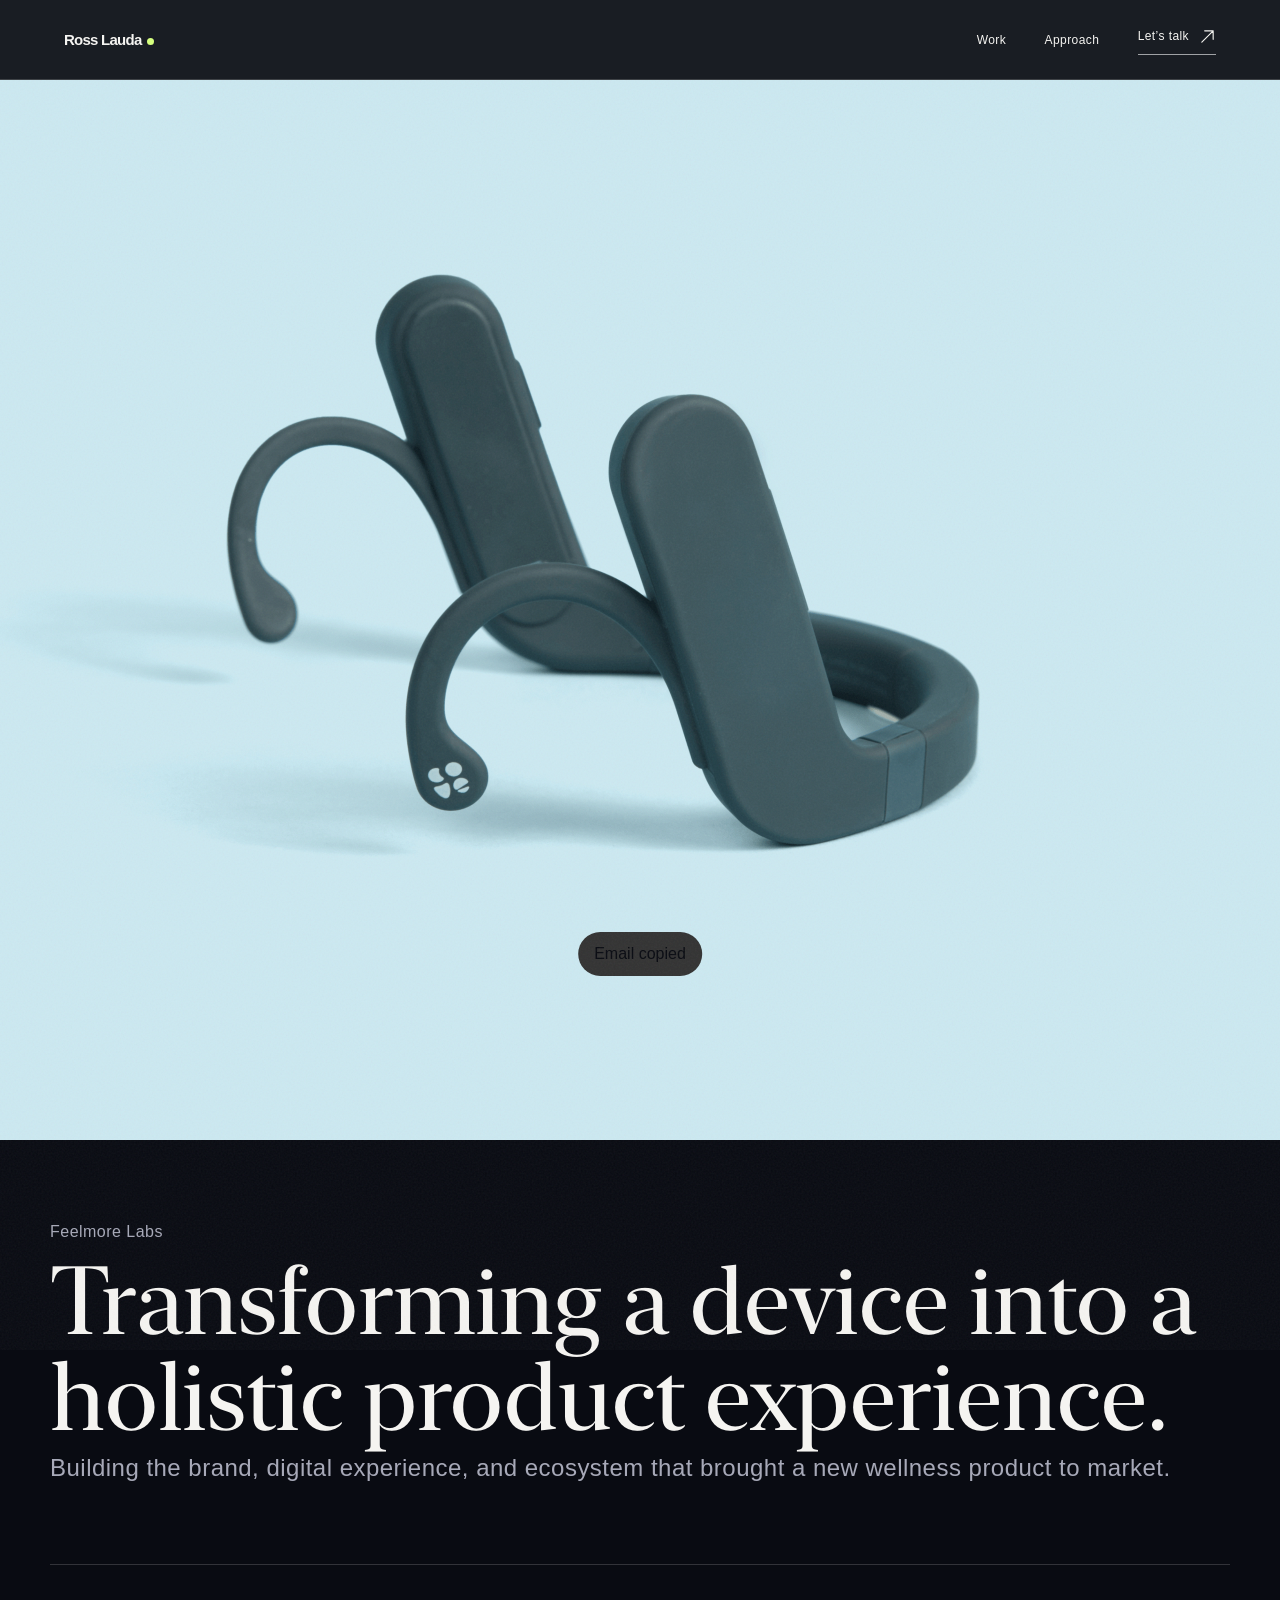
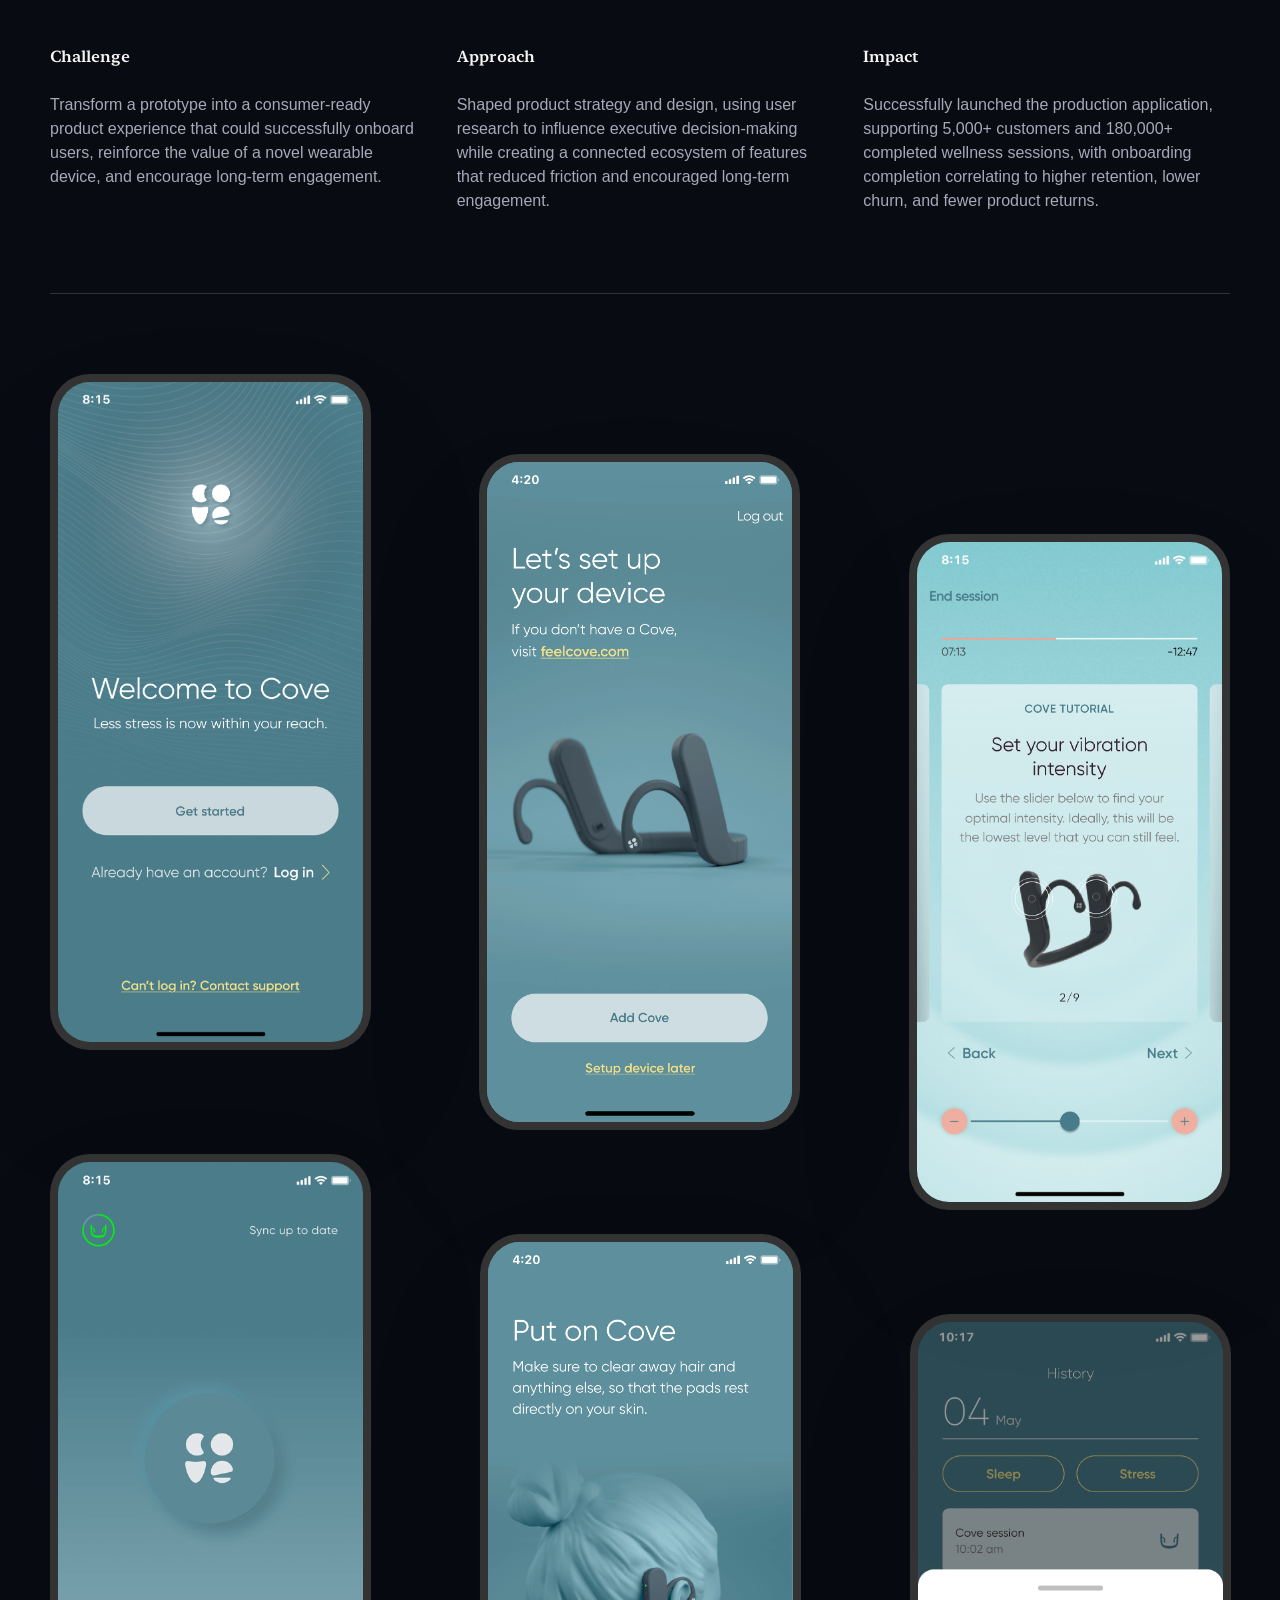
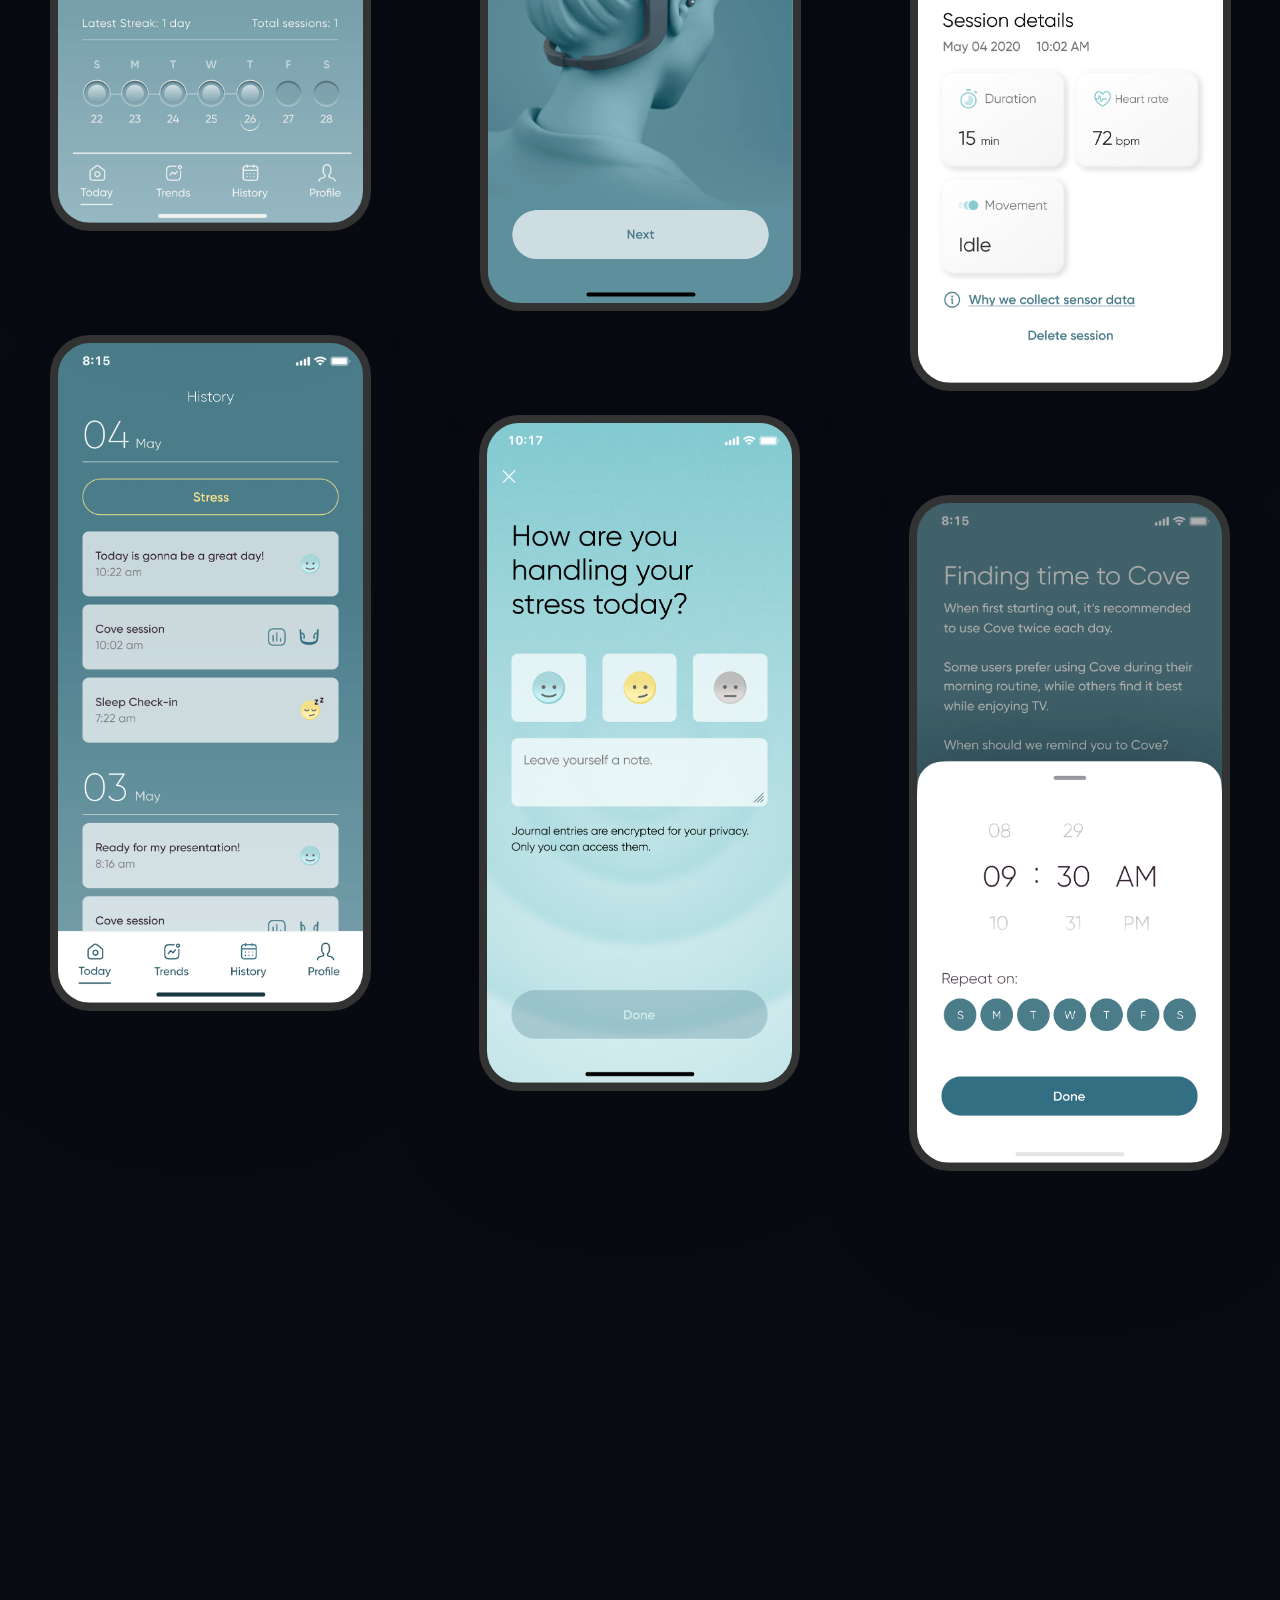
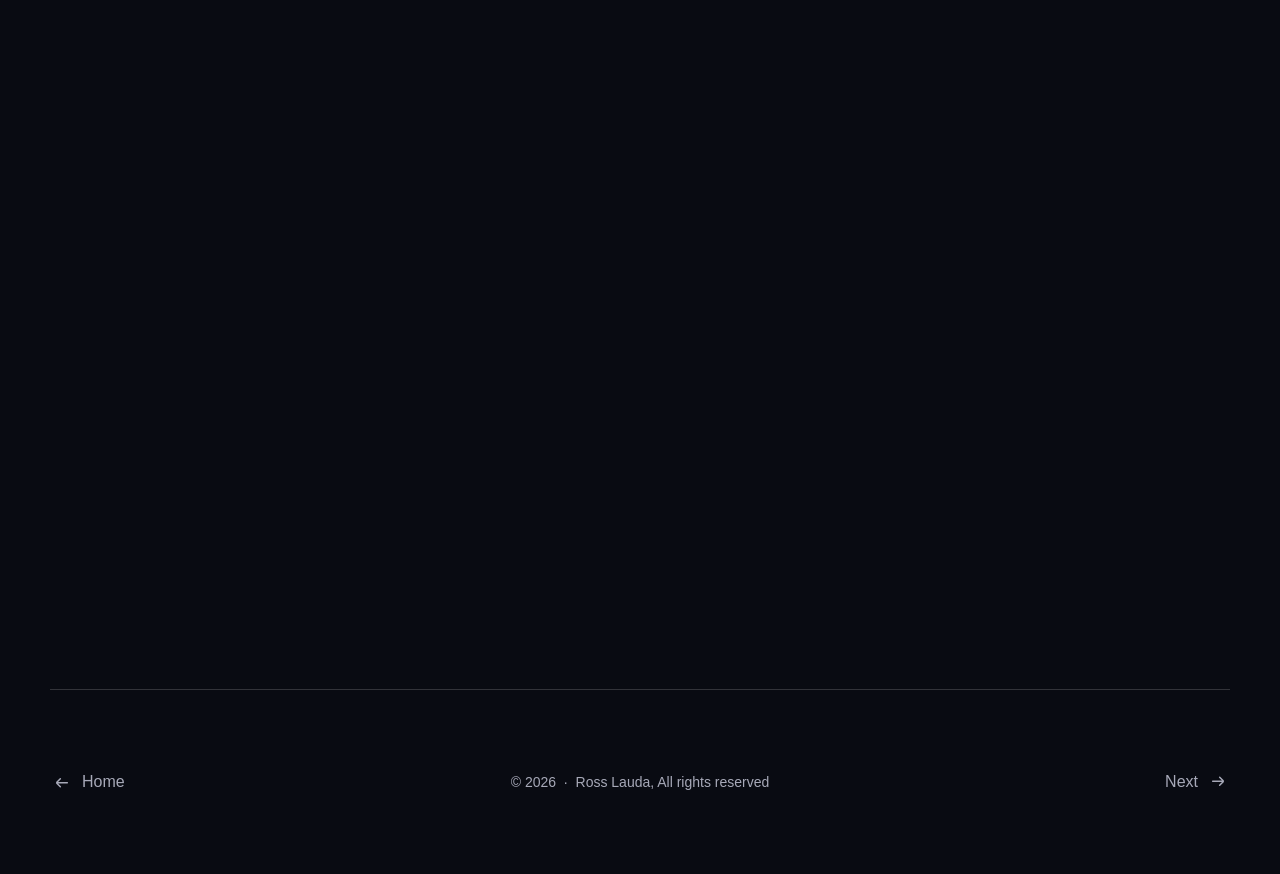
<file: case-study.html>
<!doctype html>
<html lang="en">
<head>
  <meta charset="utf-8"><meta name="viewport" content="width=device-width, initial-scale=1"><meta name="color-scheme" content="dark">
  <meta name="theme-color" content="#090b12">
  <meta name="description" content="Product design case studies by Ross Lauda, focused on systems, platforms, and measurable product impact.">
  <title>Selected work — Ross Lauda</title><link rel="stylesheet" href="styles.css?v=20261024-staff-v1-3"><link rel="stylesheet" href="cinematic-interiors.css?v=20261110-no-archive-v3">
</head>
<body>
  <div class="case-shell">
    <main id="case-root"></main>
  </div>
  <div class="toast" role="status" aria-live="polite">Email copied</div>
  <script src="data.js?v=20261024-staff-v1-1"></script><script src="case-galleries.js?v=20260831-14"></script><script src="site.js?v=20261024-staff-v1-3"></script>
<script src="good-trouble-story.js?v=20261110-no-archive-v3"></script>
<script src="cinematic-interiors.js?v=20261110-cases-1"></script>
</body>
</html>
</file>
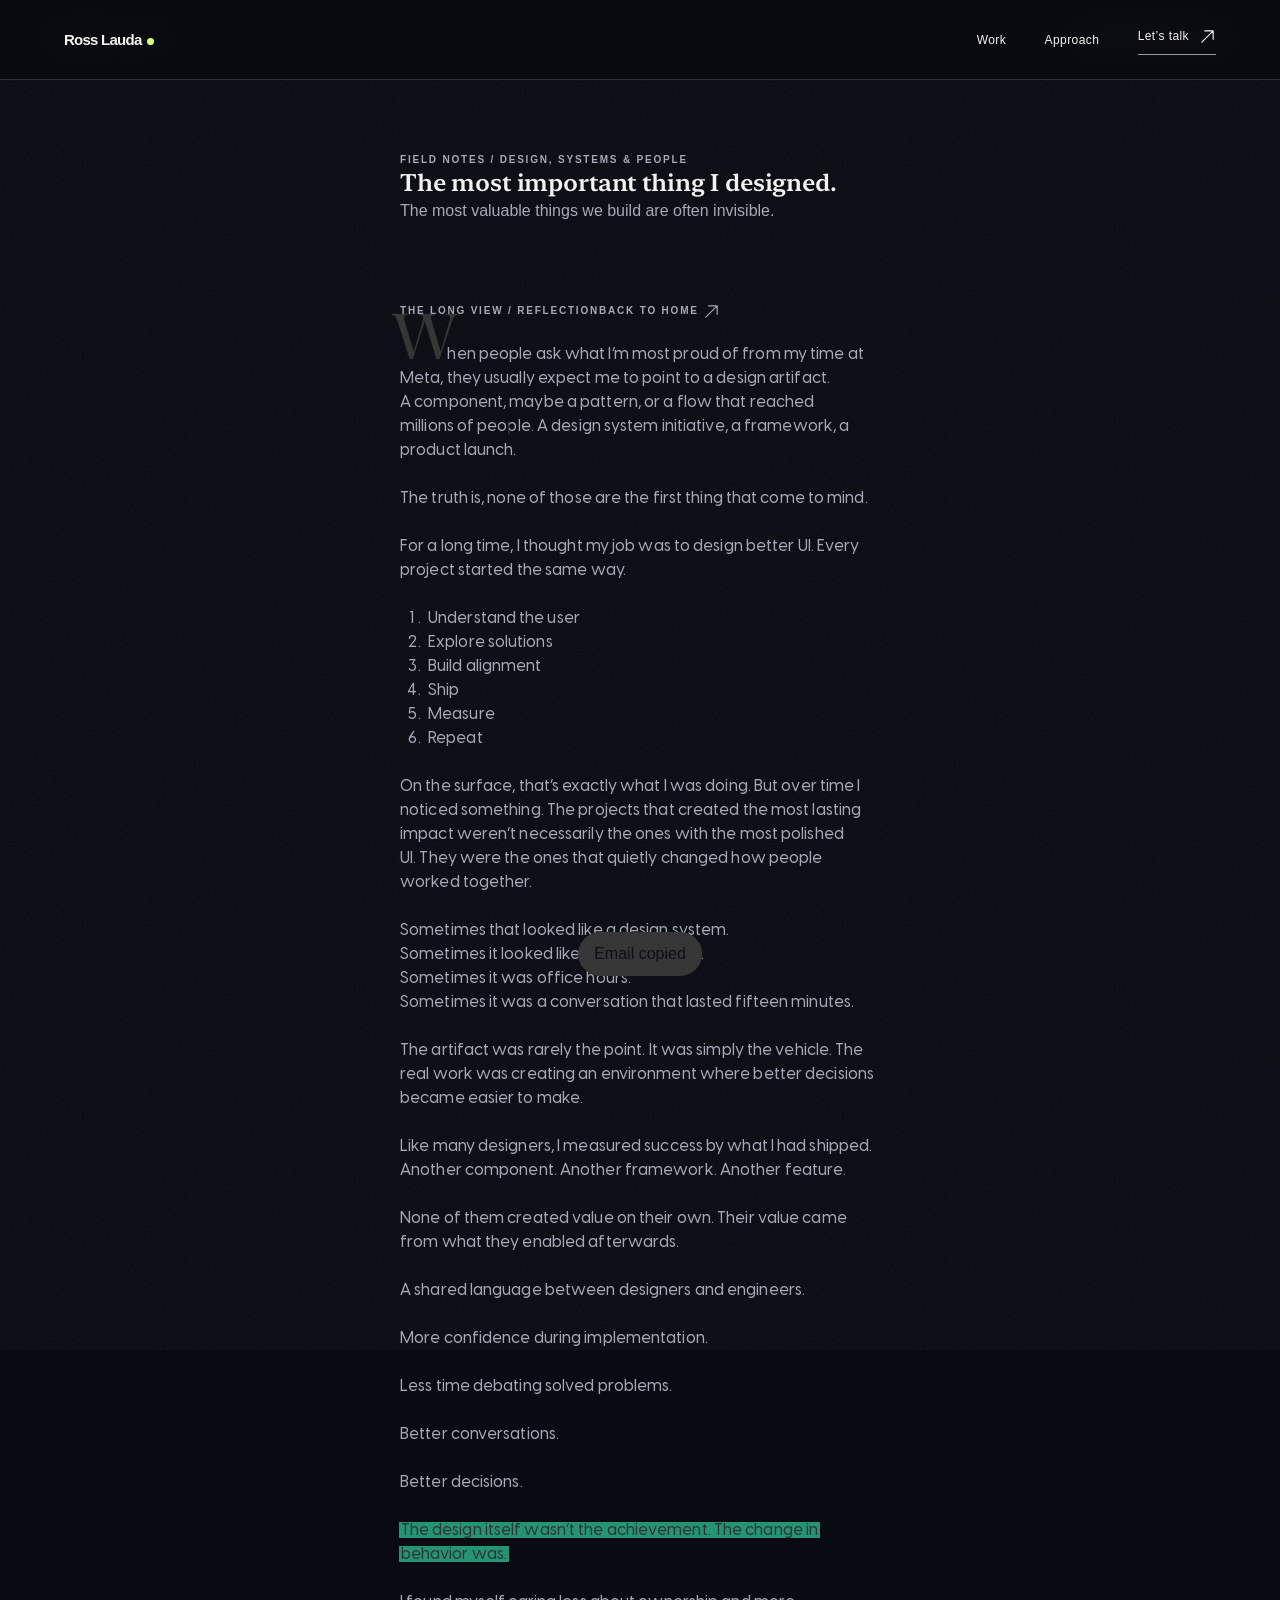
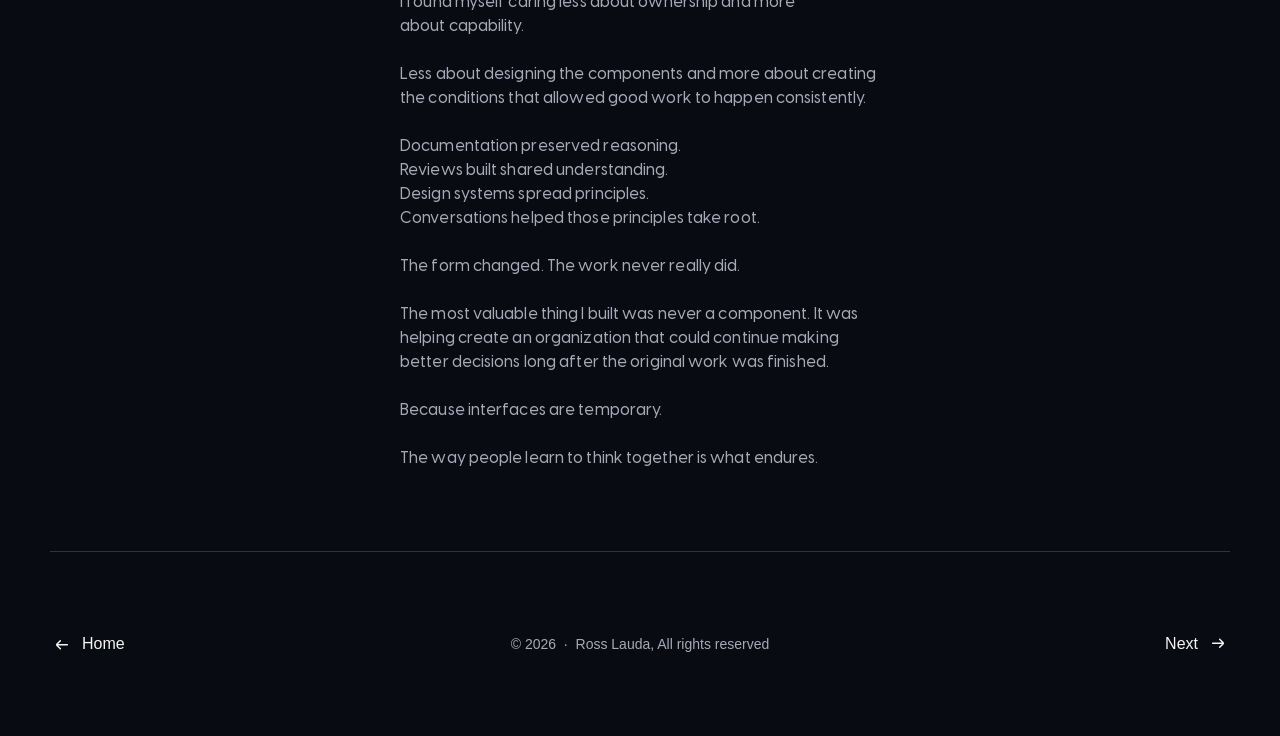
<file: note.html>
<!doctype html>
<html lang="en">
<head>
  <meta charset="utf-8"><meta name="viewport" content="width=device-width, initial-scale=1"><meta name="color-scheme" content="dark">
  <meta name="theme-color" content="#090b12">
  <title>Personal note — Ross Lauda</title><link rel="stylesheet" href="styles.css?v=20261024-staff-v1-3"><link rel="stylesheet" href="cinematic-interiors.css?v=20261110-interiors-1">
</head>
<body>
  <div class="page detail-page">
    <header class="site-header"><a class="brand" href="home.html"><svg class="brand-mark" aria-hidden="true" width="24" height="24" viewBox="0 0 24 24" fill="none"><path fill-rule="evenodd" clip-rule="evenodd" d="M22.6436 20.25H1.36523L12.0723 3.40332L22.6436 20.25ZM6.27344 17.6328H17.7529L12.084 8.50098L6.27344 17.6328Z" fill="currentColor"/></svg><span>Ross Lauda</span></a><button class="email-link js-copy-email" type="button"><span class="email-highlight" aria-hidden="true"><svg viewBox="0 0 166 38" preserveAspectRatio="none"><path d="M31.3395 36.0282C27.2552 32.5186 3.5453 38.8592 1.45078 37.8999C-0.161991 36.6833 -0.41332 12.327 0.612991 8.60686C0.990004 7.29663 1.51362 7.03926 2.896 7.4838C4.55067 8.16232 24.9931 5.05051 31.7374 4.11463C32.1563 4.83994 33.036 2.24287 33.2873 3.15535C33.79 4.48898 79.9321 0.956035 81.2307 0.909241C83.4928 0.815653 81.7334 2.28967 84.3725 1.72814C90.0067 0.558286 102.364 1.9855 106.616 0.815653C110.051 -0.120228 110.784 -0.143624 114.073 0.862448C116.942 1.72814 135.269 1.72814 137.406 0.230727C137.929 -0.190419 138.306 -0.00324255 138.285 0.534889C138.285 0.581683 144.527 1.37718 144.569 1.37718C147.711 1.79833 150.852 2.31306 150.873 2.52364C150.936 3.06177 151.313 3.34253 151.69 3.01497C152.36 2.45344 165.87 1.84512 165.975 3.43612C166.31 7.99854 163.231 26.8799 161.451 31.3722C159.587 36.1451 151.585 29.6876 144.506 32.0975C108.774 29.5238 113.486 30.1321 105.946 31.8869C105.171 30.2257 102.197 34.1564 100.354 31.2786C99.5996 30.1087 94.1749 29.8279 92.981 30.9978C92.4783 31.4891 85.2732 30.9978 77.8795 30.9276C70.465 30.8574 62.82 31.2552 61.4795 32.893C55.7615 30.0853 34.1461 35.49 31.2976 36.0282H31.3395Z"/></svg></span><span class="email-text">hello@rosslauda.com</span></button></header>
    <main id="note-root"></main>
  </div>
  <div class="toast" role="status" aria-live="polite">Email copied</div>
  <script src="data.js?v=20261024-staff-v1-1"></script><script src="site.js?v=20261024-staff-v1-3"></script>
<script src="cinematic-interiors.js?v=20261110-articles-1"></script>
</body>
</html>
</file>
<file: styles.css>
@font-face{font-family:NewYorkXL;src:url('assets/fonts/NewYorkExtraLarge-Regular.otf')}@font-face{font-family:NewYorkSmall;src:url('assets/fonts/NewYorkSmall-Semibold.otf');font-weight:600}@font-face{font-family:Visby;src:url('assets/fonts/VisbyCF-Medium.ttf');font-weight:500}@font-face{font-family:Visby;src:url('assets/fonts/VisbyCF-DemiBold.ttf');font-weight:600}
@font-face{font-family:NewYorkMediumItalic;src:url('assets/fonts/NewYorkMedium-MediumItalic.otf');font-weight:500;font-style:normal}
@font-face{font-family:Interstate;src:url('assets/fonts/Interstate Light.otf');font-weight:300;font-style:normal;font-display:swap}
@font-face{font-family:Interstate;src:url('assets/fonts/Interstate Regular.otf');font-weight:400;font-style:normal;font-display:swap}
@font-face{font-family:Interstate;src:url('assets/fonts/Interstate Bold.otf');font-weight:700;font-style:normal;font-display:swap}
:root{--bg:#efeeea;--ink:#333;--muted:#888;--line:rgba(51,51,51,.1);--soft:#dcdbd8;--control:#d4dbd5;--dot:#cecece;--highlight:#e9deaa;--device-frame:#333;--device-shadow:rgba(0,0,0,.07);--serif:NewYorkXL,"Times New Roman",serif;--serif-small:NewYorkSmall,Georgia,serif;--sans:Visby,Arial,sans-serif}
@media(prefers-color-scheme:dark){:root{--bg:#222;--ink:#efeeea;--muted:#999;--line:rgba(239,238,234,.1);--soft:#343432;--control:#58635b;--dot:#555;--highlight:#665f35;--device-frame:#474747;--device-shadow:rgba(0,0,0,.14)}}
*{box-sizing:border-box}html{background:var(--bg);color:var(--ink);scroll-behavior:smooth}body{margin:0;background:var(--bg);color:var(--ink);font:500 16px/24px var(--sans);-webkit-font-smoothing:antialiased}body::before{content:"";position:fixed;z-index:1000;top:0;left:0;right:0;height:max(128px,env(safe-area-inset-top));transform:translateY(-100%);background:var(--bg);pointer-events:none}img{display:block;max-width:100%}button,a{font:inherit;color:inherit}a{text-decoration:none}button{border:0}.page{width:min(1180px,calc(100% - 48px));margin-inline:auto}.site-header{height:24px;margin-top:60px;display:flex;align-items:center;justify-content:space-between}.brand{display:inline-flex;align-items:center;gap:8px;white-space:nowrap}.brand img{width:24px;height:24px}.email-link{padding:0;background:none;text-decoration:underline;text-underline-offset:2px;cursor:pointer}.home-intro{padding:80px 0}.home-intro h1{margin:0;color:var(--ink);font:400 96px/normal var(--serif);letter-spacing:-1.5px}.home-intro p{margin:8px 0 0;color:var(--muted);font-size:24px;line-height:32px;letter-spacing:.48px}.divider{height:1px;background:var(--line);width:100%}.section-label{font:600 16px/24px var(--serif-small);margin:0}.selected-work{padding:10px 0 80px}.selected-work .section-label{margin-bottom:10px}.work-grid{display:grid;grid-template-columns:1fr 2fr 1fr;grid-template-rows:repeat(3,180px);gap:5px}.work-tile{overflow:hidden;position:relative;background:#222}.work-tile img{width:100%;height:100%;object-fit:cover;transition:transform .6s cubic-bezier(.22,1,.36,1)}.work-tile:hover img{transform:scale(1.025)}.work-1{grid-area:1/1}.work-2{grid-area:1/2}.work-3{grid-area:1/3}.work-4{grid-area:2/1/2/3}.work-5{grid-area:2/3}.work-6{grid-area:3/1}.work-7{grid-area:3/2}.work-8{grid-area:3/3}.home-columns{display:grid;grid-template-columns:1fr 1fr;gap:20px;padding:32px 0 80px}.home-columns .section-label{margin-bottom:24px}.text-list{display:grid;gap:8px}.text-list a{width:max-content;max-width:100%;display:flex;align-items:flex-start;gap:8px;color:var(--muted)}.text-list img{width:24px;height:24px;transform:rotate(180deg);filter:none}.text-list a:hover{color:var(--ink)}.experience-list p{margin:0;color:var(--muted)}.experience-list strong{color:var(--ink);font-weight:600}.principles{height:800px;position:relative;overflow:hidden}.principles-label{position:absolute;top:66px;left:50%;transform:translateX(-50%);white-space:nowrap}.principle-number{position:absolute;left:100px;top:154px;width:280px;height:510px;overflow:hidden;mask-image:linear-gradient(90deg,#000 0 82%,transparent 100%);-webkit-mask-image:linear-gradient(90deg,#000 0 82%,transparent 100%);font:400 440px/1 var(--serif);color:var(--soft)}.principle-number span{position:absolute;top:-8px;right:-20px;will-change:transform,opacity}.number-current{transform:translateX(0);opacity:1}.number-next{transform:translateX(-105%);opacity:0}.principle-number.changing .number-current{animation:numberOut .8s cubic-bezier(.22,1,.36,1) forwards}.principle-number.changing .number-next{animation:numberIn .8s cubic-bezier(.22,1,.36,1) forwards}.principle-copy{position:absolute;left:501px;top:241px;width:579px;height:343px}.principle-copy h3{margin:55px 0 0;font:400 64px/64px var(--serif);letter-spacing:-.6px}.principle-copy p{margin:24px 0 0;width:380px;color:var(--muted);letter-spacing:.32px}.principle-copy .quote{position:absolute;left:0;color:var(--ink);opacity:.2;font:400 64px/64px var(--serif)}.principle-copy .open{top:0}.principle-copy .close{bottom:0}.principle-copy.copy-out{animation:copyOut .32s ease forwards}.principle-copy.copy-in{animation:copyIn .72s cubic-bezier(.22,1,.36,1) both}.principle-arrow{position:absolute;top:50%;width:72px;height:72px;border-radius:999px;transform:translateY(-50%);display:grid;place-items:center;cursor:pointer;background:none}.principle-arrow img{width:24px;height:24px}.principle-arrow.previous{left:0;opacity:.2;transform:translateY(-50%) rotate(180deg)}.principle-arrow.next{right:0;background:var(--control);border:8px solid var(--control)}.principle-dots{position:absolute;bottom:66px;left:50%;transform:translateX(-50%);display:flex;gap:4px;align-items:center}.principle-dot{width:6px;height:6px;background:var(--dot);border-radius:999px;padding:0;cursor:pointer}.principle-dot.active{width:24px;background:linear-gradient(90deg,var(--ink) 0 16px,var(--dot) 16px)}.about-section{height:800px;position:relative;overflow:hidden}.about-copy{position:absolute;left:0;top:188px;width:680px;z-index:2}.about-copy h2{font:400 64px/64px var(--serif);letter-spacing:-.6px;margin:0 0 12px}.about-copy p{margin:0;color:var(--muted);letter-spacing:.32px}.portrait-wrap{position:absolute;right:-203px;top:-81px;width:871px;height:961px;overflow:hidden}.portrait-color{position:absolute;right:0;top:0;width:737px;height:1001px}.portrait-photo{position:absolute;right:-102px;top:58px;width:980px;height:900px;object-fit:cover;object-position:45% center;clip-path:polygon(22% 0,100% 0,83% 100%,0 100%);filter:grayscale(1)}.contact-section{height:800px;display:flex;flex-direction:column;align-items:center;justify-content:center}.contact-section h2{margin:0 0 32px;font:400 96px/normal var(--serif);letter-spacing:-1px}.contact-email{display:flex;align-items:center;gap:4px;background:none;padding:0;cursor:pointer;font-size:32px;line-height:40px;letter-spacing:.64px}.contact-email img{width:24px;height:24px}footer{text-align:center;color:var(--muted);padding:16px 0 240px}.toast{position:fixed;left:50%;bottom:24px;z-index:100;transform:translate(-50%,100px);padding:10px 16px;border-radius:999px;background:var(--ink);color:var(--bg);transition:transform .28s ease}.toast.visible{transform:translate(-50%,0)}

/* Notes */
.detail-page{padding-bottom:160px}.note-article{width:100%;max-width:480px;margin:80px auto 0}.note-heading h1{margin:0;font:600 24px/32px var(--serif-small);letter-spacing:-.15px}.note-heading p{margin:0 0 80px;color:var(--muted)}.note-body{color:var(--muted);font:500 16px/24px var(--sans);letter-spacing:.1px}.note-body p{margin:0 0 24px;white-space:pre-line}.note-body mark{color:inherit;background:none;position:relative;isolation:isolate}.note-body mark::before{content:"";position:absolute;z-index:-1;left:-5px;right:-6px;top:48%;bottom:-3px;background:var(--highlight);opacity:.78;transform:rotate(-.4deg);border-radius:45% 20% 42% 18% / 38% 30% 42% 25%;box-decoration-break:clone;-webkit-box-decoration-break:clone}.detail-nav{width:100%;display:flex;justify-content:space-between;align-items:center;margin-top:80px}.detail-nav a{display:flex;gap:8px;color:var(--muted);align-items:center}.detail-nav img{width:24px;height:24px}.detail-nav .home-back img{transform:rotate(180deg)}

/* Case studies */
.case-shell{background:var(--bg);min-height:100vh}.case-header-overlay{position:absolute;z-index:3;top:60px;left:50%;width:min(1180px,calc(100% - 48px));transform:translateX(-50%);display:flex;justify-content:space-between}.case-hero{height:1140px;position:relative;overflow:hidden}.case-hero>img{width:100%;height:100%;object-fit:cover}.case-hero.meta>img{object-fit:cover}.case-hero .brand,.case-hero .email-link{position:relative;z-index:4}.case-content{width:min(1180px,calc(100% - 48px));margin:80px auto 0}.case-intro h1{margin:0;font:400 96px/normal var(--serif);letter-spacing:-.96px}.case-intro>p{margin:8px 0 80px;color:var(--muted);font-size:24px;line-height:32px;letter-spacing:.48px}.case-facts{border-top:1px solid var(--line);border-bottom:1px solid var(--line);padding:80px 0;display:grid;grid-template-columns:repeat(3,1fr);gap:40px}.case-facts h2{font:600 16px/24px var(--serif-small);margin:0 0 24px}.case-facts p{margin:0;color:var(--muted)}.case-gallery{padding:80px 0;display:grid;gap:80px}.case-art{width:100%;min-height:725px;background:var(--case-color,#222);display:grid;place-items:center;overflow:hidden;position:relative}.case-art>img{width:100%;height:100%;object-fit:cover}.case-art.contain>img{object-fit:contain;padding:8%}.case-device-row{min-height:800px;display:flex;align-items:center;justify-content:center;gap:100px;background:var(--case-color,#dbeaf9);overflow:hidden}.device{width:305px;height:660px;border:8px solid #333;border-radius:32px;overflow:hidden;box-shadow:0 40px 70px rgba(0,0,0,.16);background:#fff}.device img{width:100%;height:100%;object-fit:cover}.case-stage{height:900px;position:relative;background:var(--case-color,#81bda2);overflow:hidden}.screen{position:absolute;width:840px;height:525px;border:8px solid #333;border-radius:12px;background:var(--bg);overflow:hidden;box-shadow:0 30px 60px rgba(0,0,0,.15)}.screen:first-child{left:0;top:40px}.screen:last-child{right:0;bottom:40px}.screen img{width:100%;height:100%;object-fit:cover}.case-bottom-nav{border-top:1px solid var(--line);display:flex;justify-content:space-between;padding:80px 0 240px}.case-bottom-nav a{display:flex;gap:8px;color:var(--muted)}.case-bottom-nav img{width:24px;height:24px}.case-bottom-nav .back img{transform:rotate(180deg)}

@keyframes copyOut{to{opacity:0}}@keyframes copyIn{from{opacity:0;transform:translateY(40px)}to{opacity:1;transform:translateY(0)}}@keyframes numberOut{to{transform:translateX(110%);opacity:0}}@keyframes numberIn{to{transform:translateX(0);opacity:1}}
@media(max-width:700px){
  .case-hero.case-hero-inset{background:var(--case-color)}
  .case-hero.case-hero-inset>img{width:210%;max-width:none;height:100%;margin-left:-55%;object-fit:contain;object-position:center}
  .case-hero.case-hero-bottom>img{object-position:center bottom}
  .page{width:calc(100% - 48px)}.site-header{margin-top:40px}.home-intro{padding:48px 0 32px}.home-intro h1{font-size:72px;line-height:72px;letter-spacing:-.7px}.home-intro p{font-size:20px;line-height:26px;margin-top:16px;letter-spacing:.4px}.selected-work{padding:32px 0 48px}.work-grid{grid-template-columns:1fr 1fr;grid-template-rows:repeat(5,180px)}.work-1{grid-area:1/1}.work-3{grid-area:1/2}.work-2{grid-area:2/1/2/3}.work-4{grid-area:3/1}.work-5{grid-area:3/2}.work-6{grid-area:4/1/4/3}.work-7{grid-area:5/1}.work-8{grid-area:5/2}.home-columns{grid-template-columns:1fr;gap:64px;padding:32px 0 48px}.home-columns .section-label{margin-bottom:20px}.text-list{gap:14px}.text-list a{font-size:14px;line-height:20px;gap:10px}.experience-list{display:grid;gap:18px}.experience-list p{font-size:14px;line-height:20px}.principles{height:456px}.principles-label{position:static;transform:none;padding-top:32px}.principle-number{display:none}.principle-copy{left:0;top:114px;width:100%;height:276px}.principle-copy h3{margin:52px 0 0;font-size:40px;line-height:40px;letter-spacing:-.3px}.principle-copy p{width:100%;margin-top:16px;font-size:14px;line-height:20px}.principle-copy .quote{font-size:64px;line-height:64px}.principle-arrow{display:none}.principle-dots{bottom:32px}.about-section{height:880px}.portrait-wrap{left:-21px;right:auto;top:-48px;width:384px;height:440px}.portrait-color{left:78px;right:auto;width:343px;height:441px}.portrait-photo{left:-210px;right:auto;top:18px;width:760px;height:430px}.about-copy{left:0;top:432px;width:100%}.about-copy h2{font-size:40px;line-height:40px;letter-spacing:-.2px;margin-bottom:16px}.about-copy p{font-size:14px;line-height:20px;letter-spacing:.28px}.contact-section{height:256px}.contact-section h2{font-size:40px;line-height:40px;margin-bottom:24px}.contact-email{font-size:20px;line-height:32px;letter-spacing:.4px}footer{font-size:14px;line-height:20px;padding:48px 0 80px}
  .note-article{width:100%;margin-top:48px}.note-heading h1{font-size:24px;line-height:32px}.note-heading p{margin-bottom:64px}.note-body{font-size:16px;line-height:24px}.detail-nav{margin-top:48px}
  .case-header-overlay{top:40px}.case-hero{height:620px}.case-content{margin-top:48px}.case-intro h1{font-size:56px;line-height:56px;letter-spacing:-.5px}.case-intro>p{font-size:20px;line-height:26px;margin-bottom:48px}.case-facts{grid-template-columns:1fr;gap:48px;padding:48px 0}.case-facts h2{margin-bottom:16px}.case-gallery{gap:48px;padding:48px 0}.case-art{min-height:360px}.case-device-row{min-height:530px;justify-content:flex-start;gap:28px;padding:0 34px}.device{width:205px;height:444px;border-width:6px;border-radius:24px;flex:0 0 auto}.case-stage{height:620px}.screen{width:88%;height:330px;border-width:5px}.screen:first-child{left:-12%;top:36px}.screen:last-child{right:-12%;bottom:36px}.case-bottom-nav{padding:48px 0 80px}
}

/* Shared case-study navigation and footer. */
.case-header-overlay{
  position:fixed;
  z-index:100;
  top:0;
  left:0;
  width:100vw;
  height:72px;
  margin-left:calc(50% - 50vw);
  padding:0 max(24px,calc((100vw - 1180px)/2));
  transform:none;
  align-items:center;
  color:#333;
  isolation:isolate;
  transition:color 360ms cubic-bezier(.22,1,.36,1)
}
.case-header-overlay.on-dark{color:#efeeea}
.case-header-overlay>*{position:relative;z-index:1}
.case-header-overlay::before{
  content:"";
  position:absolute;
  z-index:0;
  inset:0;
  background:var(--bg);
  opacity:0;
  box-shadow:0 12px 28px rgba(0,0,0,0);
  transition:opacity 560ms cubic-bezier(.22,1,.36,1),box-shadow 560ms cubic-bezier(.22,1,.36,1)
}
.case-header-overlay::after{
  content:"";
  position:absolute;
  z-index:0;
  left:0;
  right:0;
  bottom:100%;
  height:max(128px,env(safe-area-inset-top));
  background:var(--bg);
  pointer-events:none
}
.case-header-overlay.has-background{color:var(--ink)}
.case-header-overlay.has-background::before{opacity:1;box-shadow:0 12px 28px rgba(0,0,0,.055)}
@media(prefers-color-scheme:dark){.case-header-overlay.has-background::before{box-shadow:0 12px 28px rgba(0,0,0,.12)}}
.case-intro h1{line-height:1}
.case-facts,.case-bottom-nav{border-color:var(--line)}
.case-bottom-nav.detail-nav{margin-top:0;padding:80px 0;border-top:1px solid var(--line)}
.case-bottom-nav.detail-nav a{align-items:center;color:var(--muted)}
@media(max-width:700px){
  .case-header-overlay{top:0;height:72px;padding-inline:24px}
  .case-bottom-nav.detail-nav{padding:48px 0}
}
@media(max-width:420px){.home-intro h1{font-size:clamp(58px,18vw,72px);line-height:1}.email-link{font-size:14px}.brand span{font-size:14px}}
@media(prefers-reduced-motion:reduce){*,*:before,*:after{animation-duration:.01ms!important;transition-duration:.01ms!important;scroll-behavior:auto!important}}

/* Exact exported case-study sections and resilient inline article highlights. */
.note-body mark{color:inherit;background:linear-gradient(178deg,transparent 0 38%,var(--highlight) 39% 88%,transparent 89%);padding:0 .12em;margin:0 -.12em;box-decoration-break:clone;-webkit-box-decoration-break:clone;isolation:auto}
.note-body mark::before{display:none}
.note-dropcap{position:relative;display:inline;color:var(--ink);font-family:var(--serif);font-size:64px;font-weight:400;line-height:.5;letter-spacing:-.1em}
.note-article.dropcap-w .note-dropcap{letter-spacing:-.275em}
.note-article.dropcap-m .note-dropcap{letter-spacing:0}
.note-article.dropcap-o .note-dropcap{letter-spacing:-.18em}
.note-article.dropcap-shift-left .note-dropcap{left:-8px}
.note-editorial-quote{color:var(--ink);font-family:NewYorkMediumItalic,Georgia,serif;font-size:16px;font-weight:500;font-style:normal;line-height:24px}
.note-body p,.about-copy p{position:relative;isolation:isolate}
.note-body mark,.about-copy mark{color:var(--ink);background:none!important;padding:0;margin:0;position:relative}
.note-steps{margin:0 0 24px;padding-left:24px;color:var(--muted)}
.note-steps li{padding-left:4px}
.note-marker-art{position:absolute;z-index:-1;inset:0;display:block;width:100%;height:100%;overflow:visible;pointer-events:none}
.note-marker-stroke{fill:none;stroke:var(--email-highlight);stroke-linecap:square;stroke-linejoin:bevel;vector-effect:non-scaling-stroke}
@media(prefers-color-scheme:dark){.note-marker-stroke{opacity:.5}}
.detail-nav-arrow{position:relative;z-index:3;display:block;width:24px;height:24px;flex:0 0 24px;color:var(--ink);transition:color 280ms cubic-bezier(.65,0,.35,1)}
.detail-nav-arrow path{stroke:currentColor}
.detail-nav-arrow.is-forward{transform:rotate(180deg)}
.detail-nav .note-link-label{position:relative;display:inline-block;white-space:nowrap}
.detail-nav .home-back .note-link-reveal{inset:-7px -7px -7px -39px;transition:clip-path 560ms cubic-bezier(.65,0,.35,1)}
.detail-nav .home-back .note-link-highlight-text{left:39px;top:7px}
.detail-nav a:not(.home-back) .note-link-reveal{inset:-7px -39px -7px -7px;transition:clip-path 560ms cubic-bezier(.65,0,.35,1)}
.detail-nav a:not(.home-back) .note-link-highlight-text{left:7px;top:7px}
.detail-nav a:hover .note-link-reveal,.detail-nav a:focus-visible .note-link-reveal{clip-path:inset(0 0 0 0)}
.detail-nav a:hover .detail-nav-arrow,.detail-nav a:focus-visible .detail-nav-arrow{color:#222}
.case-header-overlay{color:#333}
.case-header-overlay.on-dark{color:#efeeea}
.case-header-overlay.on-dark .brand img{filter:invert(1)}
.case-header-overlay.has-background,
.case-header-overlay.on-dark.has-background{color:#222}
@media(prefers-color-scheme:dark){
  .case-header-overlay.has-background,
  .case-header-overlay.on-dark.has-background{color:var(--ink)}
}
.case-company{margin:0 0 8px!important;color:var(--muted);font-size:16px!important;line-height:24px!important}
.case-gallery-figure{margin:0;width:100%;overflow:hidden}
.case-gallery-figure img{width:100%;height:auto}

/* Render the logo from its SVG silhouette so it always matches the header text. */
.brand img{display:none}
.brand::before{content:"";display:block;flex:0 0 24px;width:24px;height:24px;background:currentColor;-webkit-mask:url('../assets/home/logo.svg') center/24px 24px no-repeat;mask:url('../assets/home/logo.svg') center/24px 24px no-repeat}
.brand::before{display:none}
.brand-mark{display:block;flex:0 0 24px;width:24px;height:24px;color:inherit}

/* Figma email highlight: exact inline vector, revealed like a left-to-right marker stroke. */
:root{--email-highlight:#c8d3cc}
.email-link{position:relative;isolation:isolate;overflow:visible;text-decoration:none}
.email-text{position:relative;z-index:1;text-decoration:underline;text-underline-offset:2px}
.email-highlight{position:absolute;z-index:2;left:50%;top:50%;width:166px;height:38px;pointer-events:none;clip-path:inset(0 100% 0 0);transform:translate(-50%,-50%) rotate(2deg);transition:clip-path 560ms cubic-bezier(.65,0,.35,1);will-change:clip-path}
.email-highlight svg{display:block;width:100%;height:100%;overflow:visible}
.email-highlight path{fill:var(--email-highlight);opacity:.7}
.email-link:hover .email-highlight,.email-link:focus-visible .email-highlight{clip-path:inset(0 0 0 0)}
.email-link::after{content:"";position:absolute;z-index:3;inset:-10px;display:block}
@media(prefers-color-scheme:dark){:root{--email-highlight:#58635b}.case-header-overlay:not(.on-dark) .email-highlight path{fill:#c8d3cc}}
.home-intro h1{line-height:1}

/* Consistent section rhythm around homepage dividers. */
.home-page main>.divider{margin-block:80px}
.home-page .home-intro + .divider{margin-bottom:32px}
.home-page .home-intro{padding:80px 0 0}
.home-page .home-intro p{margin-top:16px}
.home-page .selected-work,.home-page .home-columns{padding-block:0}
@media(max-width:700px){.home-page main>.divider{margin-block:48px}.home-page .home-intro + .divider{margin-bottom:24px}.home-page .home-intro{padding:48px 0 0}.home-page .selected-work,.home-page .home-columns{padding-block:0}}

/* Selected work: full-color imagery with a soft, tactile blur interaction. */
.work-tile img{pointer-events:none;transition:filter 560ms cubic-bezier(.22,1,.36,1),transform 560ms cubic-bezier(.22,1,.36,1),opacity 560ms cubic-bezier(.22,1,.36,1);will-change:filter,transform,opacity}
.work-tile:hover img,.work-tile:focus-visible img{filter:blur(.15rem) grayscale(1) brightness(.33)}
.work-tile-title{position:absolute;z-index:2;inset:0;display:grid;place-items:center;padding:24px;color:#fff;text-align:center;font:400 20px/24px var(--serif);letter-spacing:-.2px;opacity:0;transform:translateY(8px);transition:opacity 360ms cubic-bezier(.22,1,.36,1),transform 560ms cubic-bezier(.22,1,.36,1);pointer-events:none}
.work-tile:hover .work-tile-title,.work-tile:focus-visible .work-tile-title{opacity:1;transform:translateY(0)}
.work-tile{outline:0;box-shadow:0 0 0 1px rgba(239,238,234,.25)}
.work-tile::after{display:none}
.work-tile.work-4 img{max-width:none;width:calc(100% + 4px);height:calc(100% + 4px);transform:translate(-2px,-2px)}
@media(max-width:700px){.work-tile-title{font-size:20px;line-height:24px;letter-spacing:-.2px}}
@media(min-width:701px){.work-grid{grid-template-rows:repeat(3,220px)}}
@media(prefers-color-scheme:light){.work-tile{background:#fff}.work-tile:hover img,.work-tile:focus-visible img{filter:blur(.15rem) grayscale(1);opacity:.2}.work-tile-title{color:#333}}
@media(min-width:701px){.work-grid{grid-template-columns:repeat(12,1fr)}.work-1{grid-area:1/1/2/4}.work-2{grid-area:1/4/2/10}.work-3{grid-area:1/10/2/13}.work-4{grid-area:2/1/3/7}.work-5{grid-area:2/7/3/13}.work-6{grid-area:3/1/4/5}.work-7{grid-area:3/5/4/9}.work-8{grid-area:3/9/4/13}}
@media(prefers-color-scheme:dark){:root{--email-highlight:#ed835e}.email-highlight path{opacity:.9}.email-link:hover,.email-link:focus-visible{color:var(--bg)}.case-header-overlay:not(.on-dark) .email-highlight path{fill:#c8d3cc;opacity:.7}.case-header-overlay:not(.on-dark) .email-link:hover,.case-header-overlay:not(.on-dark) .email-link:focus-visible{color:#333}}
.email-highlight svg{position:absolute;inset:0}
.email-highlight-text{display:none;position:absolute;z-index:1;left:50%;top:50%;transform:translate(-50%,-50%) rotate(-2deg);color:var(--bg);line-height:24px;text-decoration:underline;text-underline-offset:2px;white-space:nowrap}
@media(prefers-color-scheme:dark){.email-highlight-text{display:block}.email-link:hover,.email-link:focus-visible{color:inherit}}
.text-list img{width:24px;height:24px;flex:0 0 24px}
.experience-list{display:grid;gap:24px}
.text-list{gap:24px}
.note-arrow{display:block;width:24px;height:24px;flex:0 0 24px;background:var(--ink);-webkit-mask:url('../assets/home/icon_arrow.svg') center/24px 24px no-repeat;mask:url('../assets/home/icon_arrow.svg') center/24px 24px no-repeat;transform:rotate(180deg)}
.text-list .note-arrow{display:block;position:relative;z-index:3;width:24px;height:24px;flex:0 0 24px;color:var(--ink);background:none;-webkit-mask:none;mask:none;transform:rotate(180deg)}
.text-list .note-arrow{transition:color 280ms cubic-bezier(.65,0,.35,1)}
.text-list a:hover .note-arrow,.text-list a:focus-visible .note-arrow{color:#222}

/* Center the notes and experience on the desktop 12-column grid. */
@media(min-width:701px){
  .home-columns{grid-template-columns:repeat(12,minmax(0,1fr));column-gap:20px}
  .home-columns>div:first-child{grid-column:3/span 4}
  .home-columns>div:last-child{grid-column:8/span 4}
}

/* Personal-note links use the same live SVG marker reveal as the header email. */
.text-list a{isolation:isolate;overflow:visible}
.note-link-label{position:relative;display:inline-block;white-space:nowrap}
.note-link-base{position:relative;z-index:1}
.note-link-reveal{position:absolute;z-index:2;inset:-7px -7px -7px -39px;pointer-events:none;clip-path:inset(0 100% 0 0);transition:clip-path 560ms cubic-bezier(.65,0,.35,1);will-change:clip-path}
.note-link-reveal svg{position:absolute;inset:0;display:block;width:100%;height:100%;overflow:visible;transform:rotate(1.2deg)}
.note-link-reveal path{fill:var(--email-highlight);opacity:.7}
.note-link-highlight-text{position:absolute;left:39px;top:7px;color:#333;white-space:nowrap}
.note-link-reveal::after{content:"";position:absolute;z-index:1;left:7px;top:7px;width:24px;height:24px;background:#333;-webkit-mask:url('../assets/home/icon_arrow.svg') center/24px 24px no-repeat;mask:url('../assets/home/icon_arrow.svg') center/24px 24px no-repeat;transform:rotate(180deg)}
.note-link-reveal::after{display:none}
.text-list a:hover .note-link-reveal,.text-list a:focus-visible .note-link-reveal{clip-path:inset(0 0 0 0)}
@media(prefers-color-scheme:dark){.note-link-reveal path{opacity:.9}.note-link-highlight-text{color:var(--bg)}.note-link-reveal::after{background:var(--bg)}}

/* Soften the marker silhouettes while preserving their hand-drawn profiles. */
.email-highlight path,.note-link-reveal path{stroke:var(--email-highlight);stroke-width:2.5;stroke-linecap:round;stroke-linejoin:round}

/* Match native text selection to the site's light/dark marker colors. */
::selection{background:var(--signal-strip-wash);color:#333}
::-moz-selection{background:var(--signal-strip-wash);color:#333}
@media(prefers-color-scheme:dark){::selection{color:var(--bg)}::-moz-selection{color:var(--bg)}}

/* Experiment: a thick line-through band, revealed by the existing draw-on clip. */
.email-highlight svg,.note-link-reveal svg{display:none}
.email-highlight::before,.note-link-reveal::before{content:"";position:absolute;z-index:0;left:0;right:0;top:50%;height:2rem;background:var(--email-highlight);opacity:.7;transform:translateY(-50%)}
.email-highlight-text{display:block;color:#333}
.note-link-highlight-text{z-index:1;color:#333}
@media(prefers-color-scheme:dark){.email-highlight::before,.note-link-reveal::before{opacity:.9}.email-highlight-text,.note-link-highlight-text{color:var(--bg)}}

/* Principles use the same inline, theme-aware arrow as Personal Notes. */
.principle-arrow svg{display:block;width:24px;height:24px;color:currentColor}
.principle-arrow.previous{transform:translateY(-50%)}
.principle-arrow.next svg{transform:rotate(180deg)}
.principle-arrow{isolation:isolate;overflow:visible;opacity:1;background:transparent;transition:opacity 1050ms cubic-bezier(.22,1,.36,1)}
.principle-arrow.next{background:transparent;border:0}
.principle-arrow{color:var(--ink)}
.principle-arrow.previous{opacity:1}
.principle-arrow svg{position:relative;z-index:1}
.principle-arrow svg path{stroke:currentColor}
.principle-arrow::before{content:"";position:absolute;z-index:0;inset:0;border-radius:0;background:var(--email-highlight);opacity:.7;clip-path:circle(0 at 50% 50%);-webkit-mask:url("data:image/svg+xml,%3Csvg xmlns='http://www.w3.org/2000/svg' viewBox='0 0 72 72'%3E%3Cpath d='M36 1C47 1 57 4 64 12C70 20 72 29 70 39C70 50 65 61 55 67C45 73 31 72 21 68C11 63 4 54 2 43C0 32 4 21 12 13C19 6 27 2 36 1Z' fill='black'/%3E%3C/svg%3E") center/100% 100% no-repeat;mask:url("data:image/svg+xml,%3Csvg xmlns='http://www.w3.org/2000/svg' viewBox='0 0 72 72'%3E%3Cpath d='M36 1C47 1 57 4 64 12C70 20 72 29 70 39C70 50 65 61 55 67C45 73 31 72 21 68C11 63 4 54 2 43C0 32 4 21 12 13C19 6 27 2 36 1Z' fill='black'/%3E%3C/svg%3E") center/100% 100% no-repeat;transform:rotate(-2deg);transition:clip-path 560ms cubic-bezier(.22,1,.36,1);will-change:clip-path}
.principle-arrow.next::before{transform:rotate(4deg)}
.principle-arrow:not(:disabled):hover::before,.principle-arrow:not(:disabled):focus-visible::before{clip-path:circle(50% at 50% 50%)}
.principle-arrow:not(:disabled):hover,.principle-arrow:not(:disabled):focus-visible{color:#222}
.principle-arrow:disabled{opacity:.2;cursor:default;pointer-events:none}
@media(prefers-color-scheme:dark){.principle-arrow::before{opacity:.9}}

/* Keep the quotation marks static; animate only the title and body. */
.principle-text{position:absolute;left:0;right:0;top:50%;height:auto;display:flex;flex-direction:column;transform:translateY(-60%)}
.principle-text h3{margin-top:0;line-height:1}
.principle-text p{margin-top:16px}
.principle-copy{width:min(480px,100%)}
.principle-text.is-waiting{visibility:hidden}
.principle-text-outgoing{position:absolute;left:0;right:0;top:50%;pointer-events:none}
.principle-copy.copy-out,.principle-copy.copy-in{animation:none}
.principle-text.copy-out{animation:copyOut .32s ease forwards}
.principle-text.copy-in{animation:none}
.principle-text.copy-in h3{animation:copyIn 800ms cubic-bezier(.16,1,.3,1) both}
.principle-text.copy-in p{animation:copyIn 750ms cubic-bezier(.16,1,.3,1) 50ms both}

/* Figma 5753:25452 — numeral sits behind a hard right edge and left-cast shadow. */
.principle-number{width:280px;height:510px;isolation:isolate;mask-image:none;-webkit-mask-image:none;font-size:28rem;line-height:1}
.principle-number span{z-index:0;right:-68px;top:calc(50% - 14rem)}
.principle-number span[data-number="1"]{right:-60px}
.principle-number span[data-number="2"]{right:-41px}
.principle-number span[data-number="3"]{right:-57px}
.principle-number span[data-number="4"]{right:-58px}
.principle-number span[data-number="5"]{right:-46px}
.principle-number span[data-number="6"]{right:-68px}
.principle-number::before,.principle-number::after{content:"";position:absolute;top:0;bottom:0;right:0;pointer-events:none}
.principle-number::before{z-index:1;right:1px;width:40px;background:linear-gradient(90deg,transparent,rgba(0,0,0,.055));filter:blur(5px);transform:translateX(5px);-webkit-mask-image:linear-gradient(to bottom,transparent 0,#000 8%,#000 92%,transparent 100%);mask-image:linear-gradient(to bottom,transparent 0,#000 8%,#000 92%,transparent 100%)}
.principle-number::after{z-index:2;width:1px;background:var(--bg)}
@media(prefers-color-scheme:dark){.principle-number::before{background:linear-gradient(90deg,transparent,rgba(0,0,0,.12))}}

/* Numerals exit and enter through the masked right edge, with a 60% overlap. */
.principle-number .number-current{transform:translateX(0) rotate(0deg);transform-origin:100% 100%;opacity:1}
.principle-number .number-next{transform:translateX(110%) rotate(7deg);transform-origin:100% 100%;opacity:0}
.principle-number.changing .number-current{animation:principleNumberExit 800ms cubic-bezier(.4,0,1,1) forwards}
.principle-number.changing .number-next{animation:principleNumberEnter 800ms cubic-bezier(0,0,.2,1) 240ms both}
@keyframes principleNumberExit{from{transform:translateX(0) rotate(0deg);opacity:1}to{transform:translateX(110%) rotate(7deg);opacity:0}}
@keyframes principleNumberEnter{from{transform:translateX(110%) rotate(7deg);opacity:0}to{transform:translateX(0) rotate(0deg);opacity:1}}

/* Active pagination pill doubles as the seven-second autoplay timer. */
.principle-dot{position:relative;overflow:hidden;background:var(--dot);transition:width 440ms cubic-bezier(.22,1,.36,1)}
.principle-dot.active{width:24px;background:var(--dot)}
.principle-dot::after{content:"";position:absolute;inset:0;border-radius:inherit;background:var(--ink);transform:scaleX(0);transform-origin:left center;opacity:0;transition:opacity 440ms cubic-bezier(.22,1,.36,1)}
.principle-dot.active::after{opacity:1}
.principles.is-timing .principle-dot.active::after{animation:principleDotProgress 7000ms linear forwards}
.principles.is-paused .principle-dot.active::after{animation-play-state:paused}
.principle-dot.leaving::after{transform:scaleX(1);opacity:0}
@keyframes principleDotProgress{from{transform:scaleX(0)}to{transform:scaleX(1)}}

/* Summary copy spans no more than seven columns of the desktop grid. */
.about-copy{width:100%;max-width:680px}
.portrait-art{position:absolute;inset:0;display:block}
.portrait-art .portrait-photo{position:static;width:100%;height:100%;object-fit:contain;object-position:center;clip-path:none;filter:none}
.portrait-wrap{overflow:visible}
.about-section{overflow:visible}
html,body{overflow-x:clip}
.contact-copy-icon{display:block;width:24px;height:24px;flex:0 0 24px;color:var(--ink)}
.contact-email{position:relative;isolation:isolate;overflow:visible}
.contact-email-text,.contact-copy-icon{position:relative;z-index:1}
.contact-highlight{position:absolute;z-index:0;left:-32px;top:calc(50% + 8px);width:calc(100% + 64px);height:100px;transform:translateY(-50%);pointer-events:none;opacity:0;transition:opacity 240ms cubic-bezier(.22,1,.36,1)}
.contact-highlight svg{display:block;width:100%;height:100%;overflow:visible}
.contact-stroke{fill:none;stroke:var(--email-highlight);stroke-linecap:square;stroke-linejoin:bevel;stroke-dasharray:1;stroke-dashoffset:1;opacity:0;transition:stroke-dashoffset 0ms linear 240ms,opacity 0ms linear 240ms}
.contact-stroke-1{stroke-width:36}
.contact-stroke-2{stroke-width:41}
.contact-stroke-3{stroke-width:38}
.contact-email:hover .contact-highlight,.contact-email:focus-visible .contact-highlight{opacity:1;transition-duration:0ms}
.contact-email:hover .contact-stroke,.contact-email:focus-visible .contact-stroke{stroke-dashoffset:0;opacity:.42;transition-timing-function:cubic-bezier(.65,0,.35,1),linear}
.contact-email:hover .contact-stroke-1,.contact-email:focus-visible .contact-stroke-1{transition-duration:101ms,0ms;transition-delay:0ms,0ms}
.contact-email:hover .contact-stroke-2,.contact-email:focus-visible .contact-stroke-2{transition-duration:360ms,0ms;transition-delay:101ms,101ms}
.contact-email:hover .contact-stroke-3,.contact-email:focus-visible .contact-stroke-3{transition-duration:216ms,0ms;transition-delay:461ms,461ms}
@media(prefers-color-scheme:dark){.contact-email:hover .contact-stroke,.contact-email:focus-visible .contact-stroke{opacity:.5}}
.copied-burst{position:fixed;z-index:1000;pointer-events:none;color:#222;font-family:"Bradley Hand","Segoe Print","Comic Sans MS",cursive;font-size:18px;font-weight:700;line-height:1;letter-spacing:-.04em;white-space:nowrap;transform-origin:left center;animation:copiedBurst 1250ms cubic-bezier(.22,1,.36,1) both}
@media(prefers-color-scheme:dark){.copied-burst{color:#efeeea}}
@keyframes copiedBurst{0%{opacity:0;transform:translate(var(--copied-x),64px) rotate(var(--copied-rotation)) scale(.82)}18%{opacity:1;transform:translate(var(--copied-x),68px) rotate(var(--copied-rotation)) scale(1)}72%{opacity:1;transform:translate(var(--copied-x),68px) rotate(var(--copied-rotation)) scale(1)}100%{opacity:0;transform:translate(var(--copied-x),60px) rotate(var(--copied-rotation)) scale(.98)}}

/* Sticky shared navigation: retain its position while the scroll shadow fades in. */
.site-header{
  position:sticky;
  top:0;
  z-index:100;
  width:100vw;
  height:72px;
  margin-top:0;
  margin-left:calc(50% - 50vw);
  padding:0 max(24px,calc((100vw - 1180px)/2));
  background:var(--bg);
  isolation:isolate
}
.site-header>*{position:relative;z-index:1}
.site-header::before{
  content:"";
  position:absolute;
  z-index:0;
  top:0;
  bottom:0;
  left:0;
  width:100%;
  transform:none;
  background:var(--bg);
  box-shadow:0 12px 28px rgba(0,0,0,0);
  transition:box-shadow 560ms cubic-bezier(.22,1,.36,1)
}
.site-header.is-scrolled::before{box-shadow:0 12px 28px rgba(0,0,0,.055)}
@media(prefers-color-scheme:dark){.site-header.is-scrolled::before{box-shadow:0 12px 28px rgba(0,0,0,.12)}}
@media(max-width:700px){
  .site-header{height:72px;padding-block:0}
}

/* Password gate */
.sr-only{position:absolute;width:1px;height:1px;padding:0;margin:-1px;overflow:hidden;clip:rect(0,0,0,0);white-space:nowrap;border:0}
.gate-page{min-height:100dvh}
.gate-shell{position:relative;width:min(1180px,calc(100% - 48px));min-height:100dvh;margin-inline:auto;display:grid;place-items:center}
.gate-header{position:absolute;top:0;left:0;width:100%;height:72px;display:flex;align-items:center}
.gate-card{width:min(480px,100%)}
.gate-card h1{margin:0;font:400 64px/1 var(--serif);letter-spacing:-.6px}
.gate-card>p{margin:16px 0 48px;color:var(--muted)}
.password-form{width:100%}
.password-field{display:flex;align-items:center;height:56px;border-bottom:1px solid var(--line);transition:border-color 240ms cubic-bezier(.22,1,.36,1)}
.password-field:focus-within{border-color:var(--ink)}
.password-field input{min-width:0;flex:1;height:100%;padding:0;border:0;outline:0;background:transparent;color:var(--ink);font:500 20px/32px var(--sans);letter-spacing:.4px;border-radius:0}
.password-field input::placeholder{color:var(--muted);opacity:1}
.password-field input::-webkit-credentials-auto-fill-button{visibility:hidden}
.gate-submit{position:relative;isolation:isolate;flex:0 0 44px;width:44px;height:44px;padding:0;display:grid;place-items:center;background:transparent;color:var(--ink);cursor:pointer}
.gate-submit svg{position:relative;z-index:1;display:block;transform:rotate(180deg)}
.gate-submit::before{content:"";position:absolute;z-index:0;inset:0;background:var(--email-highlight);opacity:.75;clip-path:circle(0 at 50% 50%);-webkit-mask:url("data:image/svg+xml,%3Csvg xmlns='http://www.w3.org/2000/svg' viewBox='0 0 72 72'%3E%3Cpath d='M36 1C47 1 57 4 64 12C70 20 72 29 70 39C70 50 65 61 55 67C45 73 31 72 21 68C11 63 4 54 2 43C0 32 4 21 12 13C19 6 27 2 36 1Z' fill='black'/%3E%3C/svg%3E") center/100% 100% no-repeat;mask:url("data:image/svg+xml,%3Csvg xmlns='http://www.w3.org/2000/svg' viewBox='0 0 72 72'%3E%3Cpath d='M36 1C47 1 57 4 64 12C70 20 72 29 70 39C70 50 65 61 55 67C45 73 31 72 21 68C11 63 4 54 2 43C0 32 4 21 12 13C19 6 27 2 36 1Z' fill='black'/%3E%3C/svg%3E") center/100% 100% no-repeat;transform:rotate(3deg);transition:clip-path 560ms cubic-bezier(.22,1,.36,1)}
.gate-submit:hover::before,.gate-submit:focus-visible::before{clip-path:circle(50% at 50% 50%)}
.gate-submit:hover,.gate-submit:focus-visible{color:#222;outline:0}
.password-error{min-height:24px;margin:12px 0 0!important;color:var(--ink)!important;font-size:14px;line-height:24px}
.password-form.has-error{animation:passwordNudge 320ms cubic-bezier(.22,1,.36,1)}
@keyframes passwordNudge{0%,100%{transform:translateX(0)}35%{transform:translateX(-6px)}70%{transform:translateX(4px)}}
@media(prefers-color-scheme:dark){.gate-submit::before{opacity:.9}}
@media(max-width:700px){
  .gate-card h1{font-size:40px;letter-spacing:-.2px}
  .gate-card>p{margin-bottom:32px;font-size:14px;line-height:20px}
  .password-field input{font-size:16px;line-height:24px}
  .principles{touch-action:pan-y;overscroll-behavior-x:contain}
  .about-divider-top{background:transparent}
  .about-section{height:800px}
  .portrait-wrap{left:calc(50% - 50vw);right:auto;top:-48px;width:100vw;height:auto;aspect-ratio:2613/2883}
  .portrait-art{transform:translateX(12px)}
  .portrait-art .portrait-photo{width:100%;height:100%;object-fit:contain;object-position:center}
  .portrait-wrap::before,.portrait-wrap::after{content:"";position:absolute;left:24px;width:calc(100% - 48px);height:1px;background:var(--line)}
  .portrait-wrap::before{top:0}
  .portrait-wrap::after{bottom:0}
  .about-copy{left:0;right:0;top:clamp(432px,calc(100vw + 36px),472px);width:100%;max-width:none}
}

/* Personal notes use the shared bottom navigation/footer row. */
.detail-page{padding-bottom:0}
.detail-page .footer-nav{margin-top:80px;padding:80px 0;border-top:1px solid var(--line)}

/* Copyright sits between Home and Next across note and case-study footers. */
.footer-nav{display:grid;grid-template-columns:1fr auto 1fr;align-items:center;column-gap:16px}
.footer-nav>a:last-child{justify-self:end}
.nav-copyright{justify-self:center;color:var(--muted);font-size:14px;line-height:20px;white-space:nowrap;text-align:center}
@media(max-width:700px){
  .detail-page .footer-nav{margin-top:48px;padding:48px 0}
  .footer-nav{column-gap:8px}
  .nav-copyright{font-size:10px;line-height:12px;letter-spacing:-.1px}
}

/* Keep core mobile copy at the full readable body size. */
@media(max-width:700px){
  .text-list a,
  .experience-list p,
  .principle-copy p,
  .about-copy p,
  footer,
  .gate-card>p{font-size:16px;line-height:24px}
}
@media(max-width:420px){.email-link,.brand span{font-size:16px}}

/* Homepage section labels use the larger editorial hierarchy on mobile only. */
@media(max-width:700px){
  .home-page .section-label{font-size:20px;line-height:28px}
}
.home-page .selected-work .section-label{margin-bottom:24px}

/* Homepage footer uses equal space above and below its copyright line. */
.home-page>footer{padding:0 0 80px}
@media(max-width:700px){.home-page>footer{padding:0 0 48px}}

/* Case-study gallery compositions are rebuilt from independent 2x Figma exports. */
.case-gallery-figure.case-composition{position:relative;width:100%;margin:0;overflow:visible}
.case-composition-inner{position:absolute;top:0;height:100%}
.case-gallery-figure .case-gallery-item{
  position:absolute;
  z-index:var(--item-layer);
  left:var(--item-left);
  top:var(--item-top);
  width:var(--item-width);
  height:var(--item-height);
  max-width:none;
  object-fit:fill
}
.case-gallery-image{
  opacity:0;
  transition:opacity 220ms cubic-bezier(.22,1,.36,1)
}
.case-gallery-image.is-ready{opacity:1}
.onboard-card{
  --item-left:var(--onboard-final-left);
  --item-top:var(--onboard-final-top);
  transition:transform 1250ms cubic-bezier(.22,.75,.3,1);
  will-change:transform
}
.case-gallery-figure:not(.is-onboarding-revealed) .onboard-card{transform:translateX(var(--onboard-start-translate))}
.case-gallery-figure.is-onboarding-revealed .onboard-card{transform:translateX(0)}
.case-gallery-figure.is-onboarding-revealed .onboard-card-1,.case-gallery-figure.is-onboarding-revealed .onboard-card-5{transition-delay:0ms}
.case-gallery-figure.is-onboarding-revealed .onboard-card-2,.case-gallery-figure.is-onboarding-revealed .onboard-card-4{transition-delay:290ms}
.case-gallery-figure.is-onboarding-revealed .onboard-card-3{transition-delay:0ms}
.case-gallery-label{
  display:block;
  color:var(--ink);
  font:600 clamp(6px,1.356vw,16px)/clamp(9px,2.034vw,24px) var(--serif-small)
}
.case-typography-specimen{
  container-type:inline-size;
  display:block;
  color:var(--ink);
  font-family:Interstate,Arial,sans-serif;
  font-style:normal;
  white-space:nowrap
}
.case-type-family{position:absolute;left:0;top:0;font-size:5.4237cqw;font-weight:400;line-height:6.1017cqw}
.case-type-sizes,.case-type-weights{position:absolute;inset:0}
.case-type-sizes{font-weight:400;line-height:2.7119cqw}
.case-type-sizes span,.case-type-weights span{position:absolute}
.case-type-sizes span:nth-child(1){left:0;top:50.8671%;font-size:2.0339cqw}
.case-type-sizes span:nth-child(2){left:8.3898%;top:50.8671%;font-size:1.6949cqw}
.case-type-sizes span:nth-child(3){left:16.0169%;top:50.8671%;font-size:1.3559cqw}
.case-type-sizes span:nth-child(4){left:22.7966%;top:50.8671%;font-size:1.0169cqw}
.case-type-sizes span:nth-child(5){left:28.5593%;top:50.8671%;font-size:.8475cqw}
.case-type-sizes span:nth-child(6){left:33.9831%;top:50.8671%;font-size:.678cqw}
.case-type-weights{font-size:.8475cqw;line-height:2.7119cqw}
.case-type-weights span:nth-child(1){left:0;top:81.5029%;font-weight:300}
.case-type-weights span:nth-child(2){left:4.0678%;top:81.5029%;font-weight:400}
.case-type-weights span:nth-child(3){left:9.1525%;top:81.5029%;font-weight:700}
.case-gallery-figure.is-render-active .case-gallery-item.has-shadow{
  filter:drop-shadow(0 clamp(18px,5.1vw,60px) clamp(45px,12.7vw,150px) var(--device-shadow))
}
.case-device-frame,.case-device-shadow{--device-radius:10.4918% / 4.8485%}
.case-device-frame.is-landscape{--device-radius:12px}
.case-device-frame{
  --device-border:clamp(2px,.678vw,8px);
  display:block;
  overflow:hidden;
  border:0;
  border-radius:var(--device-radius);
  corner-shape:squircle;
  background:var(--device-frame);
  box-shadow:0 0 0 var(--device-border) var(--device-frame);
  opacity:0;
  transition:opacity 220ms cubic-bezier(.22,1,.36,1)
}
.case-device-frame.is-ready{opacity:1}
.case-device-frame>img{display:block;width:100%;height:100%;object-fit:cover}
.case-layered-device>*{position:absolute;inset:0;width:100%;height:100%;object-fit:cover}
.case-layered-device-background{z-index:0}
.case-layered-device-video{z-index:1;border:0}
.case-layered-device-overlay{z-index:2;pointer-events:none}
.case-device-frame.has-box-shadow{
  border-radius:var(--device-radius);
  corner-shape:squircle;
  box-shadow:
    0 0 0 var(--device-border) var(--device-frame),
    0 clamp(18px,5.1vw,60px) clamp(45px,12.7vw,150px) var(--device-shadow)
}
.case-device-frame.no-device-border{box-shadow:none}
.case-device-frame.no-device-border.has-box-shadow{
  box-shadow:0 clamp(18px,5.1vw,60px) clamp(45px,12.7vw,150px) var(--device-shadow)
}
.case-device-shadow{
  border-radius:var(--device-radius);
  corner-shape:squircle;
  box-shadow:0 clamp(18px,5.1vw,60px) clamp(45px,12.7vw,150px) var(--device-shadow)
}
@media(prefers-reduced-motion:reduce){.case-device-frame,.case-gallery-image,.onboard-card{transition:none}.case-gallery-figure:not(.is-onboarding-revealed) .onboard-card{transform:none}}
@media(max-width:700px){.case-device-frame.is-landscape{--device-radius:12px}}

/* Citi Platform theme control and image transition. */
.case-gallery.has-citi-theme-switcher{position:relative}
.citi-theme-switcher-anchor{
  position:absolute;
  z-index:70;
  top:32px;
  right:0;
  width:248px;
  height:48px;
  pointer-events:none
}
.citi-theme-switcher-anchor.is-sticky{
  position:fixed;
  top:152px;
  right:max(24px,calc((100vw - 1180px)/2))
}
.citi-theme-switcher-anchor.is-at-end{top:auto;bottom:80px}
.citi-theme-switcher{
  position:relative;
  width:248px;
  height:48px;
  display:flex;
  align-items:center;
  padding:4px;
  overflow:hidden;
  border-radius:999px;
  background:#cecece;
  box-shadow:0 12px 28px rgba(0,0,0,.08);
  pointer-events:auto
}
.citi-theme-switcher button{
  position:relative;
  z-index:2;
  flex:0 0 76px;
  height:40px;
  padding:0;
  border-radius:999px;
  background:transparent;
  color:#333;
  font:500 16px/32px var(--sans);
  cursor:pointer
}
.citi-theme-switcher button[data-citi-theme="Priority"]{flex-basis:88px}
.citi-theme-switcher button:focus-visible{outline:2px solid #333;outline-offset:-3px}
.citi-theme-indicator{
  position:absolute;
  z-index:1;
  top:4px;
  left:0;
  height:40px;
  border-radius:999px;
  background:#fff;
  transition:transform 550ms cubic-bezier(.22,1,.36,1),width 550ms cubic-bezier(.22,1,.36,1);
  will-change:transform,width
}
.case-theme-reveal{opacity:1!important;z-index:50!important;pointer-events:none;will-change:clip-path}
.case-theme-reveal-ring-host{
  position:absolute;
  z-index:51!important;
  overflow:hidden;
  pointer-events:none
}
.case-theme-reveal-ring-host.case-gallery-item{display:block}
.case-theme-reveal-ring{
  position:absolute;
  width:0;
  height:0;
  box-sizing:content-box;
  border:12px solid;
  border-radius:50%;
  transform:translate(-50%,-50%);
  will-change:width,height
}
.case-device-frame>.case-theme-reveal{
  position:absolute!important;
  inset:0!important;
  width:100%!important;
  height:100%!important;
  max-width:none!important;
  object-fit:cover
}
.case-device-frame>.case-theme-reveal-ring-host,
.case-hero>.case-theme-reveal-ring-host{inset:0;width:100%;height:100%}
.case-hero>.case-theme-reveal{position:absolute;inset:0;width:100%;height:100%;object-fit:cover}
@media(max-width:700px){
  .citi-theme-switcher-anchor{top:0;right:0}
  .citi-theme-switcher-anchor.is-sticky{top:152px;right:24px}
  .citi-theme-switcher-anchor.is-at-end{top:auto;bottom:48px}
}
@media(prefers-reduced-motion:reduce){.citi-theme-indicator{transition:none}}

/* Contact copy for the contact-focused homepage variant. */
.work-grid--non-meta{grid-template-rows:repeat(2,220px)}
.work-grid--non-meta .work-4{grid-area:1/1/2/7}
.work-grid--non-meta .work-5{grid-area:1/7/2/13}
.work-grid--non-meta .work-6{grid-area:2/1/3/5}
.work-grid--non-meta .work-7{grid-area:2/5/3/9}
.work-grid--non-meta .work-8{grid-area:2/9/3/13}
.contact-section h2{margin-bottom:16px}
.home-page .contact-section{width:100vw;margin-inline:calc(50% - 50vw)}
.contact-copy{max-width:none;margin:0 0 32px;color:var(--muted);font-size:20px;line-height:28px;letter-spacing:.4px;text-align:center;white-space:nowrap}
@media(max-width:700px){.work-grid--non-meta{grid-template-rows:repeat(3,180px)}.work-grid--non-meta .work-4{grid-area:1/1}.work-grid--non-meta .work-5{grid-area:1/2}.work-grid--non-meta .work-6{grid-area:2/1/3/3}.work-grid--non-meta .work-7{grid-area:3/1}.work-grid--non-meta .work-8{grid-area:3/2}.home-page .contact-section{width:auto;margin-inline:0}.contact-section h2{margin-bottom:12px}.contact-copy{max-width:300px;margin-bottom:20px;font-size:14px;line-height:20px;letter-spacing:.28px;white-space:normal}}

/* Final highlight system: squared text treatments with circular principle
   controls; the homepage contact callout keeps its original three-stroke SVG. */
:root{
  --signal-highlight-height:95%;
  --email-highlight:#2cc295;
  --signal-strip-wash:rgba(44,194,149,.75);
  --signal-strip-line:rgba(44,194,149,.75)
}
.note-marker-art{display:none!important}
.note-body mark,.about-copy mark{
  color:inherit;
  font:inherit;
  letter-spacing:inherit;
  background:linear-gradient(var(--signal-strip-wash),var(--signal-strip-wash)) center/100% var(--signal-highlight-height) no-repeat!important;
  border:0;
  border-radius:0;
  box-shadow:none;
  padding:0 .12em;
  margin:0 -.08em;
  -webkit-text-stroke:0;
  text-shadow:none;
  box-decoration-break:clone;
  -webkit-box-decoration-break:clone
}
.email-highlight{transform:translate(-50%,-50%)}
.note-link-reveal{transform:none}
.email-highlight::before,.note-link-reveal::before{
  top:50%;
  height:var(--signal-highlight-height);
  background:var(--signal-strip-wash);
  border:0;
  border-radius:0;
  transform:translateY(-50%)
}
.email-highlight-text,.note-link-highlight-text{
  color:inherit;
  font:inherit;
  letter-spacing:inherit;
  -webkit-text-stroke:0;
  text-shadow:none
}
.principle-arrow{border-radius:1000px}
.principle-arrow::before{
  inset:0;
  height:auto;
  background:var(--signal-strip-wash);
  border:0;
  border-radius:1000px;
  box-shadow:none;
  -webkit-mask:none;
  mask:none;
  clip-path:circle(0 at 50% 50%);
  transform:none
}
.principle-arrow.next::before{transform:none}
.principle-arrow:not(:disabled):hover::before,
.principle-arrow:not(:disabled):focus-visible::before{clip-path:circle(50% at 50% 50%)}

/* Contact is intentionally retained as the production three-stroke SVG. */
.contact-highlight{opacity:0;transition:opacity 240ms cubic-bezier(.22,1,.36,1)}
.contact-highlight svg{display:block}
.contact-highlight::before,.contact-highlight::after{content:none;display:none}
.contact-email:hover .contact-highlight,.contact-email:focus-visible .contact-highlight{opacity:1;transition-duration:0ms}

/* Highlight layers stay behind the copy and headings. */
.email-highlight::before,.note-link-reveal::before,.principle-arrow::before{z-index:0;opacity:1}
.email-highlight-text,.note-link-highlight-text,.principle-arrow svg{z-index:1}
.contact-section{position:relative;isolation:isolate}
.contact-section h2{position:relative;z-index:2}
.contact-email{z-index:1}
.contact-highlight{z-index:-1}
.contact-email-text,.contact-copy-icon{
  z-index:1;
  transition:color 500ms cubic-bezier(.22,1,.36,1)
}

/* Highlighted copy and icons always use the theme's primary text color. */
.text-list a:hover .note-arrow,
.text-list a:focus-visible .note-arrow,
.detail-nav a:hover .detail-nav-arrow,
.detail-nav a:focus-visible .detail-nav-arrow,
.principle-arrow:not(:disabled):hover,
.principle-arrow:not(:disabled):focus-visible,
.contact-email:hover .contact-copy-icon,
.contact-email:focus-visible .contact-copy-icon{color:var(--ink)}
.note-body mark,
.about-copy mark,
.email-highlight-text,
.note-link-highlight-text,
.contact-email:hover .contact-email-text,
.contact-email:focus-visible .contact-email-text{color:var(--ink)}
.contact-email:hover .contact-stroke,
.contact-email:focus-visible .contact-stroke{opacity:.9}

@media(prefers-color-scheme:dark){
  :root{
    --email-highlight:#0b453a;
    --signal-strip-wash:rgba(11,69,58,.95);
    --signal-strip-line:rgba(11,69,58,.95)
  }
}

/* Favor editorial line breaks in article body copy without forcing word splits. */
.note-body p{
  text-wrap:pretty;
  overflow-wrap:break-word
}
</file>
<file: cinematic-interiors.css>
/* AFTERIMAGE / CINEMATIC INTERIORS — case studies + editorial notes */
:root{--ci-bg:#090b12;--ci-panel:#111622;--ci-ink:#f5f4f1;--ci-muted:#a7a9b8;--ci-line:#ffffff2a;--ci-accent:#a7a4ff;--ci-edge:clamp(22px,5vw,88px);--ci-sans:"Helvetica Neue",Arial,sans-serif;--ci-display:"Arial Narrow","Helvetica Neue",Arial,sans-serif}
html{scroll-behavior:smooth}
body.ci-page{background:var(--ci-bg)!important;color:var(--ci-ink)!important;overflow-x:clip;font-family:var(--ci-sans);--bg:var(--ci-bg);--muted:var(--ci-muted);--line:var(--ci-line)}
body.ci-page *,body.ci-page *::before,body.ci-page *::after{box-sizing:border-box}
body.ci-page a{color:inherit}
body.ci-page a:focus-visible,body.ci-page summary:focus-visible{outline:2px solid #d5ff7f;outline-offset:5px}
body.ci-page .case-shell,body.ci-page .detail-page{background:var(--ci-bg)!important}
body.ci-page .ci-nav{height:80px;display:flex;justify-content:space-between;align-items:center;padding:0 var(--ci-edge);gap:24px;position:fixed;z-index:220;inset:0 0 auto;color:var(--ci-ink);border-bottom:1px solid var(--ci-line);background:#080a10e9;backdrop-filter:blur(18px)}
body.ci-page .ci-brand{font:600 15px var(--ci-sans);letter-spacing:-.05em;white-space:nowrap;text-decoration:none}
body.ci-page .ci-brand::after{content:"";display:inline-block;height:7px;width:7px;background:#d5ff7f;border-radius:50%;margin-left:5px}
body.ci-page .ci-links{display:flex;gap:clamp(18px,3vw,52px);align-items:center;font-size:12px;letter-spacing:.035em}
body.ci-page .ci-links a{text-decoration:none;white-space:nowrap}
body.ci-page .ci-links a:hover{color:#d5ff7f}
body.ci-page .ci-links a:last-child{display:inline-flex;align-items:center;gap:10px;border-bottom:1px solid #ffffff95;padding-bottom:6px}
body.ci-page .ci-arrow{height:17px;width:17px;fill:none;stroke:currentColor;stroke-width:1.6;stroke-linecap:round;stroke-linejoin:round;flex:none;vertical-align:middle}
body.ci-page .ci-reading-progress{position:fixed;left:0;top:0;height:2px;width:100%;z-index:300;transform:scaleX(0);transform-origin:left;background:#d5ff7f;pointer-events:none}
body.ci-page .ci-grain{position:fixed;inset:-50%;pointer-events:none;z-index:190;opacity:.055;background-image:url("data:image/svg+xml,%3Csvg viewBox='0 0 150 150' xmlns='http://www.w3.org/2000/svg'%3E%3Cfilter id='g'%3E%3CfeTurbulence type='fractalNoise' baseFrequency='.7' numOctaves='3' stitchTiles='stitch'/%3E%3C/filter%3E%3Crect width='100%25' height='100%25' filter='url(%23g)'/%3E%3C/svg%3E");background-size:190px}
body.ci-page .ci-kicker{font:600 10px/1.5 var(--ci-sans);text-transform:uppercase;letter-spacing:.18em;color:var(--ci-muted)}
body.ci-page .ci-fade{opacity:1;transform:none}
@media(prefers-reduced-motion:no-preference){body.ci-page.ci-ready .ci-fade{opacity:0;transform:translateY(35px);transition:transform .9s cubic-bezier(.22,.75,.2,1),opacity .9s ease}body.ci-page.ci-ready .ci-fade.ci-shown{opacity:1;transform:translateY(0)}}
body.ci-page .case-hero .case-header-overlay,body.ci-page .case-hero-scroll{display:none!important}
body.case-v3.ci-page .case-hero{height:min(100svh,1080px)!important;min-height:650px!important;display:grid;grid-template-columns:minmax(0,1fr) minmax(0,.8fr);align-items:center;padding:135px var(--ci-edge) 90px;gap:clamp(35px,6vw,115px);background:radial-gradient(circle at 85% 36%,var(--ci-glow,#3d428c6e),transparent 55%),#090b12!important;isolation:isolate;overflow:hidden}
body.case-v3.ci-page .case-hero::before{content:"";position:absolute;width:65vw;height:65vw;border-radius:50%;border:1px solid #ffffff21;right:-28vw;top:-22vw;pointer-events:none;z-index:0}
body.case-v3.ci-page .case-hero::after{content:"";position:absolute;width:40vw;height:40vw;border-radius:50%;border:1px solid #ffffff18;right:-16vw;top:-10vw;pointer-events:none;z-index:0}
body.case-v3.ci-page .case-hero>img{grid-column:2;grid-row:1;position:relative!important;inset:auto!important;transform:none!important;scale:1!important;clip-path:none!important;width:100%!important;height:min(59svh,670px)!important;max-width:100%!important;min-width:0!important;object-fit:contain!important;object-position:center!important;margin:0!important;filter:drop-shadow(18px 28px 42px #0009);z-index:2}
body.case-v3.ci-page .ci-case-lead{grid-column:1;grid-row:1;z-index:2;position:relative;max-width:850px}
body.case-v3.ci-page .ci-case-lead h1{font:800 clamp(70px,9vw,161px)/.87 var(--ci-display);text-transform:uppercase;letter-spacing:-.085em;text-wrap:balance;margin:40px 0 29px;color:var(--ci-ink)}
body.case-v3.ci-page .ci-case-lead h1 span{color:var(--ci-accent)}
body.case-v3.ci-page .ci-case-lead p{font-size:clamp(18px,1.7vw,25px);line-height:1.48;letter-spacing:-.025em;max-width:570px;color:#f5f4f1c5;margin:0}
body.case-v3.ci-page .ci-case-lead .ci-hero-meta{display:flex;gap:15px;align-items:center}
body.case-v3.ci-page .ci-case-lead .ci-hero-meta:before{content:"";width:27px;height:1px;background:var(--ci-accent)}
body.case-v3.ci-page .ci-case-foot{position:absolute;left:var(--ci-edge);right:var(--ci-edge);bottom:25px;z-index:3;display:flex;justify-content:space-between;align-items:center;border-top:1px solid #ffffff3b;padding-top:16px}
body.case-v3.ci-page .case-hero[data-ci-family="citi"]{--ci-accent:#8ddce0;--ci-glow:#126d8370}
body.case-v3.ci-page .case-hero[data-ci-family="feelmore"]{--ci-accent:#ffadcb;--ci-glow:#853f7270}
body.case-v3.ci-page .case-hero[data-ci-family="weight"]{--ci-accent:#e5b1ff;--ci-glow:#79447467}
body.case-v3.ci-page .case-hero[data-ci-family="meta"]{--ci-accent:#a7a4ff;--ci-glow:#4846a374}
body.case-v3.ci-page .case-content{width:min(1380px,calc(100% - 2 * var(--ci-edge)))!important;margin:0 auto!important;--v3-ink:var(--ci-ink);--v3-muted:var(--ci-muted);--v3-rule:var(--ci-line)}
body.case-v3.ci-page .case-intro-v3{display:grid;grid-template-columns:minmax(150px,.35fr) minmax(0,1fr);gap:clamp(35px,6vw,110px);padding:clamp(85px,11vw,165px) 0 100px}
body.case-v3.ci-page .case-intro-meta{grid-column:1;color:var(--ci-muted);font-size:13px;padding-top:10px}
body.case-v3.ci-page .case-intro-meta .case-company{color:var(--ci-ink);font-size:15px;font-weight:600}
body.case-v3.ci-page .case-intro-story{grid-column:2}
body.case-v3.ci-page .case-intro-story h1{font:700 clamp(52px,7vw,110px)/.98 var(--ci-display);letter-spacing:-.075em;text-transform:uppercase;margin:0 0 33px}
body.case-v3.ci-page .case-intro-story>p{color:var(--ci-muted);font-size:clamp(19px,2vw,29px);line-height:1.4;letter-spacing:-.035em;max-width:850px}
body.case-v3.ci-page .case-scope{display:flex;flex-wrap:wrap;gap:7px}
body.case-v3.ci-page .case-scope span{background:#ffffff0e;border:1px solid #ffffff24;border-radius:2px;color:#e1e2e8;padding:7px 10px;font-size:10px}
body.case-v3.ci-page .gts-story{font-family:var(--ci-sans);color:var(--ci-ink)}
body.case-v3.ci-page .gts-meta{font:600 10px/1.5 var(--ci-sans);letter-spacing:.17em;text-transform:uppercase;color:var(--ci-muted)}
body.case-v3.ci-page .gts-prologue{padding:clamp(80px,10vw,140px) 0;border-top:1px solid var(--ci-line)}
body.case-v3.ci-page .gts-prologue>h2{font:800 clamp(58px,8vw,125px)/.94 var(--ci-display);letter-spacing:-.075em;text-transform:uppercase;margin:30px 0}
body.case-v3.ci-page .gts-prologue>p{font-size:clamp(18px,1.8vw,25px);line-height:1.5;color:var(--ci-muted)}
body.case-v3.ci-page .gts-prologue nav{display:flex;flex-wrap:wrap;gap:12px;margin-top:50px}
body.case-v3.ci-page .gts-prologue nav a{display:inline-flex;align-items:center;border:1px solid #ffffff4b;background:#ffffff0b;color:var(--ci-ink);padding:13px 18px;text-decoration:none;font-size:11px;letter-spacing:.04em}
body.case-v3.ci-page .gts-prologue nav a:hover{border-color:var(--ci-accent);color:var(--ci-accent);background:#ffffff12}
body.case-v3.ci-page .gts-chapter{position:relative;border-top:1px solid var(--ci-line);padding:35px 0 clamp(110px,14vw,210px);scroll-margin-top:85px}
body.case-v3.ci-page .gts-chapter-head{display:flex;justify-content:space-between;gap:25px}
body.case-v3.ci-page .gts-chapter-layout{display:grid;grid-template-columns:minmax(0,.79fr) minmax(0,1.21fr);gap:clamp(40px,6vw,120px);align-items:center;padding-top:clamp(45px,6vw,90px)}
body.case-v3.ci-page .gts-focus .gts-chapter-layout{grid-template-columns:minmax(0,1.15fr) minmax(0,.85fr)}
body.case-v3.ci-page .gts-focus .gts-chapter-copy{order:2}
body.case-v3.ci-page .gts-focus .gts-artifact{order:1}
body.case-v3.ci-page .gts-chapter-number{font:700 clamp(85px,12vw,170px)/.85 var(--ci-display);letter-spacing:-.09em;color:var(--ci-accent);margin-bottom:38px}
body.case-v3.ci-page .gts-chapter-copy h2{font:800 clamp(47px,5.6vw,90px)/.97 var(--ci-display);letter-spacing:-.06em;text-transform:uppercase;margin:0 0 27px;text-wrap:balance}
body.case-v3.ci-page .gts-chapter-copy p{font-size:clamp(17px,1.48vw,21px);line-height:1.75;letter-spacing:-.01em;color:#d2d4dd;max-width:550px}
body.case-v3.ci-page .gts-artifact{min-width:0;margin:0}
body.case-v3.ci-page .gts-artifact-stage{position:relative;display:flex;align-items:center;justify-content:center;min-height:540px;padding:clamp(22px,3vw,55px);background:radial-gradient(circle at 67% 33%,#8184c735,transparent 60%),#151c2c;overflow:hidden;border:1px solid #ffffff20}
body.case-v3.ci-page .gts-artifact-stage:before{content:"";position:absolute;inset:7% 5%;border:1px solid #ffffff21;transform:rotate(-4deg);pointer-events:none}
body.case-v3.ci-page .gts-artifact-stage img{display:block;position:relative;z-index:1;width:auto;height:auto;max-width:100%;max-height:590px;object-fit:contain;filter:drop-shadow(10px 25px 25px #0007)}
body.case-v3.ci-page .gts-artifact.gts-portrait .gts-artifact-stage img{max-width:min(80%,370px);max-height:580px;border:7px solid #16181e;border-radius:22px}
body.case-v3.ci-page .gts-artifact figcaption{display:flex;justify-content:space-between;gap:15px;margin-top:13px;color:var(--ci-muted)}
body.case-v3.ci-page .gts-focus .gts-artifact-stage{background:radial-gradient(circle at 30% 67%,#77aabb27,transparent 60%),#111c24}
body.case-v3.ci-page .gts-proof .gts-artifact-stage{background:radial-gradient(circle at 70% 45%,#87956c31,transparent 62%),#141b1a}
body.case-v3.ci-page .gts-conclusion{margin:15px 0 130px;padding:clamp(40px,7vw,110px);background:#d0d9dc;color:#111b1f}
body.case-v3.ci-page .gts-conclusion .gts-meta{color:#405259}
body.case-v3.ci-page .gts-conclusion blockquote{font:700 clamp(43px,5.7vw,88px)/1.04 var(--ci-display);text-transform:uppercase;letter-spacing:-.06em;margin:40px 0 60px}
body.case-v3.ci-page .gts-metrics{display:grid;grid-template-columns:repeat(3,minmax(0,1fr));border-top:1px solid #1b282c55}
body.case-v3.ci-page .gts-metrics>div{padding:25px 25px 0 0;display:flex;flex-direction:column;gap:15px}
body.case-v3.ci-page .gts-metrics strong{font:700 clamp(38px,5vw,75px)/1 var(--ci-display);letter-spacing:-.065em}
body.case-v3.ci-page .gts-metrics span{font-size:14px;color:#334145}
body.case-v3.ci-page .gts-archive{border-top:1px solid var(--ci-line);border-bottom:1px solid var(--ci-line);margin-bottom:110px}
body.case-v3.ci-page .gts-archive summary{cursor:pointer;list-style:none;display:grid;grid-template-columns:1fr auto;align-items:center;gap:20px;padding:38px 0}
body.case-v3.ci-page .gts-archive summary::-webkit-details-marker{display:none}
body.case-v3.ci-page .gts-archive summary>.gts-meta{grid-column:1/-1}
body.case-v3.ci-page .gts-archive summary strong{font:700 clamp(40px,5vw,77px)/1 var(--ci-display);text-transform:uppercase;letter-spacing:-.06em}
body.case-v3.ci-page .gts-archive-description{grid-column:1/-1;color:var(--ci-muted);font-size:14px}
body.case-v3.ci-page .gts-icon{height:24px;width:24px;fill:none;stroke:currentColor;stroke-width:1.5;transition:transform .25s}
body.case-v3.ci-page .gts-archive[open] .gts-icon{transform:rotate(90deg)}
body.case-v3.ci-page .gts-archive .case-gallery{padding:35px 0 85px}
body.case-v3.ci-page .case-gallery-heading{display:none!important}
body.case-v3.ci-page .case-gallery{color:var(--ci-ink)}
body.case-v3.ci-page .case-bottom-nav{border-top:1px solid var(--ci-line);padding:40px 0 120px;margin:0;gap:20px}
body.case-v3.ci-page .case-bottom-nav a{color:var(--ci-ink);text-decoration:none}
body.case-v3.ci-page .case-bottom-nav a:hover{color:#d5ff7f}
body.case-v3.ci-page .case-bottom-nav .nav-copyright{color:var(--ci-muted)}
body.ci-page .detail-nav-arrow{color:currentColor}
body.note-v3.ci-page .page.detail-page{width:100%;max-width:none;margin:0;padding:0;min-height:100vh}
body.note-v3.ci-page .site-header{display:none!important}
body.note-v3.ci-page #note-root{width:100%;padding-top:80px}
body.note-v3.ci-page .note-article{max-width:none;width:100%;margin:0}
body.note-v3.ci-page .note-heading{position:relative;min-height:clamp(510px,78svh,870px);padding:clamp(110px,12vw,180px) var(--ci-edge) 100px;background:radial-gradient(circle at 78% 38%,#5854b05e,transparent 54%),#0c0e18;overflow:hidden;border-bottom:1px solid var(--ci-line)}
body.note-v3.ci-page .note-heading:after{content:"";position:absolute;right:-16vw;top:-20vw;width:62vw;height:62vw;border:1px solid #ffffff26;border-radius:50%;pointer-events:none}
body.note-v3.ci-page .ci-note-overline{display:flex;align-items:center;gap:18px;position:relative;z-index:2}
body.note-v3.ci-page .ci-note-overline:before{content:"";width:24px;border-top:1px solid #d5ff7f}
body.note-v3.ci-page .note-heading h1{position:relative;z-index:2;font:800 clamp(70px,9vw,158px)/.94 var(--ci-display);letter-spacing:-.078em;text-transform:uppercase;max-width:1350px;margin:40px 0 42px;color:var(--ci-ink);text-wrap:balance}
body.note-v3.ci-page .note-heading>p{position:relative;z-index:2;font:400 clamp(19px,2vw,31px)/1.45 var(--ci-sans);letter-spacing:-.03em;color:#ffffffbf;max-width:790px;margin:0}
body.note-v3.ci-page .ci-note-body-wrap{display:grid;grid-template-columns:minmax(160px,.35fr) minmax(0,1fr);gap:clamp(45px,9vw,170px);width:min(1310px,calc(100% - 2 * var(--ci-edge)));margin:0 auto;padding:clamp(90px,11vw,175px) 0 150px}
body.note-v3.ci-page .ci-note-sidebar{align-self:start;position:sticky;top:120px;display:flex;flex-direction:column;gap:25px;color:var(--ci-muted)}
body.note-v3.ci-page .ci-note-sidebar a{text-decoration:none;color:var(--ci-ink);display:inline-flex;align-items:center;gap:8px}
body.note-v3.ci-page .note-body{width:100%;max-width:790px;color:#d4d5db;font:400 clamp(17px,1.4vw,21px)/1.9 var(--ci-sans);letter-spacing:0}
body.note-v3.ci-page .note-body p{margin:0 0 37px;white-space:pre-line}
body.note-v3.ci-page .note-body p:first-child:first-letter{font-size:inherit}
body.note-v3.ci-page .note-dropcap{float:none!important;font:inherit!important;margin:0!important;transform:none!important;color:inherit!important}
body.note-v3.ci-page .note-body mark{color:var(--ci-ink);background:none}
body.note-v3.ci-page .note-body mark::before{background:#a7a4ff6b!important;opacity:.5}
body.note-v3.ci-page .note-steps{padding-left:24px}
body.note-v3.ci-page #note-root>.detail-nav{margin:0 auto;width:min(1310px,calc(100% - 2 * var(--ci-edge)));border-top:1px solid var(--ci-line);padding:35px 0 120px;color:var(--ci-muted)}
body.note-v3.ci-page #note-root>.detail-nav a{color:var(--ci-ink)}
body.note-v3.ci-page #note-root>.detail-nav a:hover{color:#d5ff7f}
@media(max-width:950px){
body.case-v3.ci-page .case-hero{grid-template-columns:1fr 1fr;gap:25px}
body.case-v3.ci-page .ci-case-lead h1{font-size:clamp(60px,10vw,107px)}
body.case-v3.ci-page .gts-chapter-layout,body.case-v3.ci-page .gts-focus .gts-chapter-layout{display:flex;flex-direction:column;align-items:stretch;gap:45px}
body.case-v3.ci-page .gts-focus .gts-chapter-copy{order:0}
body.case-v3.ci-page .gts-focus .gts-artifact{order:1}
body.case-v3.ci-page .gts-artifact-stage{min-height:450px}
}
@media(max-width:760px){
body.ci-page .ci-nav{height:68px;padding:0 20px}
body.ci-page .ci-links{gap:17px}
body.ci-page .ci-links a:nth-child(2){display:none}
body.case-v3.ci-page .case-hero{display:flex;flex-direction:column;justify-content:center;align-items:stretch;min-height:100svh!important;height:auto!important;padding:120px 22px 70px;gap:32px}
body.case-v3.ci-page .ci-case-lead h1{font-size:clamp(64px,12.5vw,103px);margin:24px 0 20px}
body.case-v3.ci-page .ci-case-lead p{font-size:18px}
body.case-v3.ci-page .case-hero>img{height:min(34svh,410px)!important;min-height:180px!important;width:100%!important;flex:none}
body.case-v3.ci-page .ci-case-foot{left:22px;right:22px;bottom:20px}
body.case-v3.ci-page .case-content{width:calc(100% - 44px)!important}
body.case-v3.ci-page .case-intro-v3{display:block;padding:85px 0 80px}
body.case-v3.ci-page .case-intro-meta{margin-bottom:43px}
body.case-v3.ci-page .case-intro-story h1{font-size:clamp(52px,11vw,77px)}
body.case-v3.ci-page .gts-prologue>h2{font-size:clamp(53px,12vw,90px)}
body.case-v3.ci-page .gts-chapter{padding-bottom:100px}
body.case-v3.ci-page .gts-chapter-copy h2{font-size:clamp(49px,10.8vw,75px)}
body.case-v3.ci-page .gts-chapter-number{font-size:100px;margin-bottom:22px}
body.case-v3.ci-page .gts-artifact-stage{min-height:330px;padding:25px}
body.case-v3.ci-page .gts-artifact-stage img{max-height:470px}
body.case-v3.ci-page .gts-metrics{grid-template-columns:1fr}
body.case-v3.ci-page .gts-metrics>div{padding-bottom:20px;border-bottom:1px solid #1116}
body.case-v3.ci-page .case-bottom-nav{flex-wrap:wrap;padding-bottom:90px}
body.case-v3.ci-page .case-bottom-nav .nav-copyright{order:3;width:100%;font-size:11px}
body.note-v3.ci-page #note-root{padding-top:68px}
body.note-v3.ci-page .note-heading{min-height:65svh;padding:115px 22px 90px}
body.note-v3.ci-page .note-heading h1{font-size:clamp(57px,12vw,98px)}
body.note-v3.ci-page .note-heading>p{font-size:19px}
body.note-v3.ci-page .ci-note-body-wrap{display:block;width:calc(100% - 44px);padding:75px 0 85px}
body.note-v3.ci-page .ci-note-sidebar{position:static;margin-bottom:55px;padding-bottom:22px;border-bottom:1px solid var(--ci-line);flex-direction:row;justify-content:space-between;gap:15px}
body.note-v3.ci-page .note-body{font-size:18px;line-height:1.85}
body.note-v3.ci-page #note-root>.detail-nav{width:calc(100% - 44px);flex-wrap:wrap;gap:18px}
}
@media(max-width:420px){body.ci-page .ci-nav .ci-links{gap:11px}body.ci-page .ci-nav .ci-links a{font-size:11px}body.case-v3.ci-page .ci-case-lead h1{font-size:clamp(59px,13vw,76px)}body.case-v3.ci-page .ci-case-lead p{font-size:17px}body.note-v3.ci-page .note-heading h1{font-size:clamp(55px,12vw,75px)}body.note-v3.ci-page .ci-note-sidebar{flex-direction:column;gap:10px}}
@media(prefers-reduced-motion:reduce){html{scroll-behavior:auto}body.ci-page.ci-ready .ci-fade{opacity:1;transform:none;transition:none}body.ci-page .gts-icon{transition:none}}

/* Permanently suppress the legacy gallery on cinematic case studies. */
body.case-v3.ci-page .case-gallery,body.case-v3.ci-page .case-gallery-heading,body.case-v3.ci-page .gts-archive{display:none!important}
</file>
